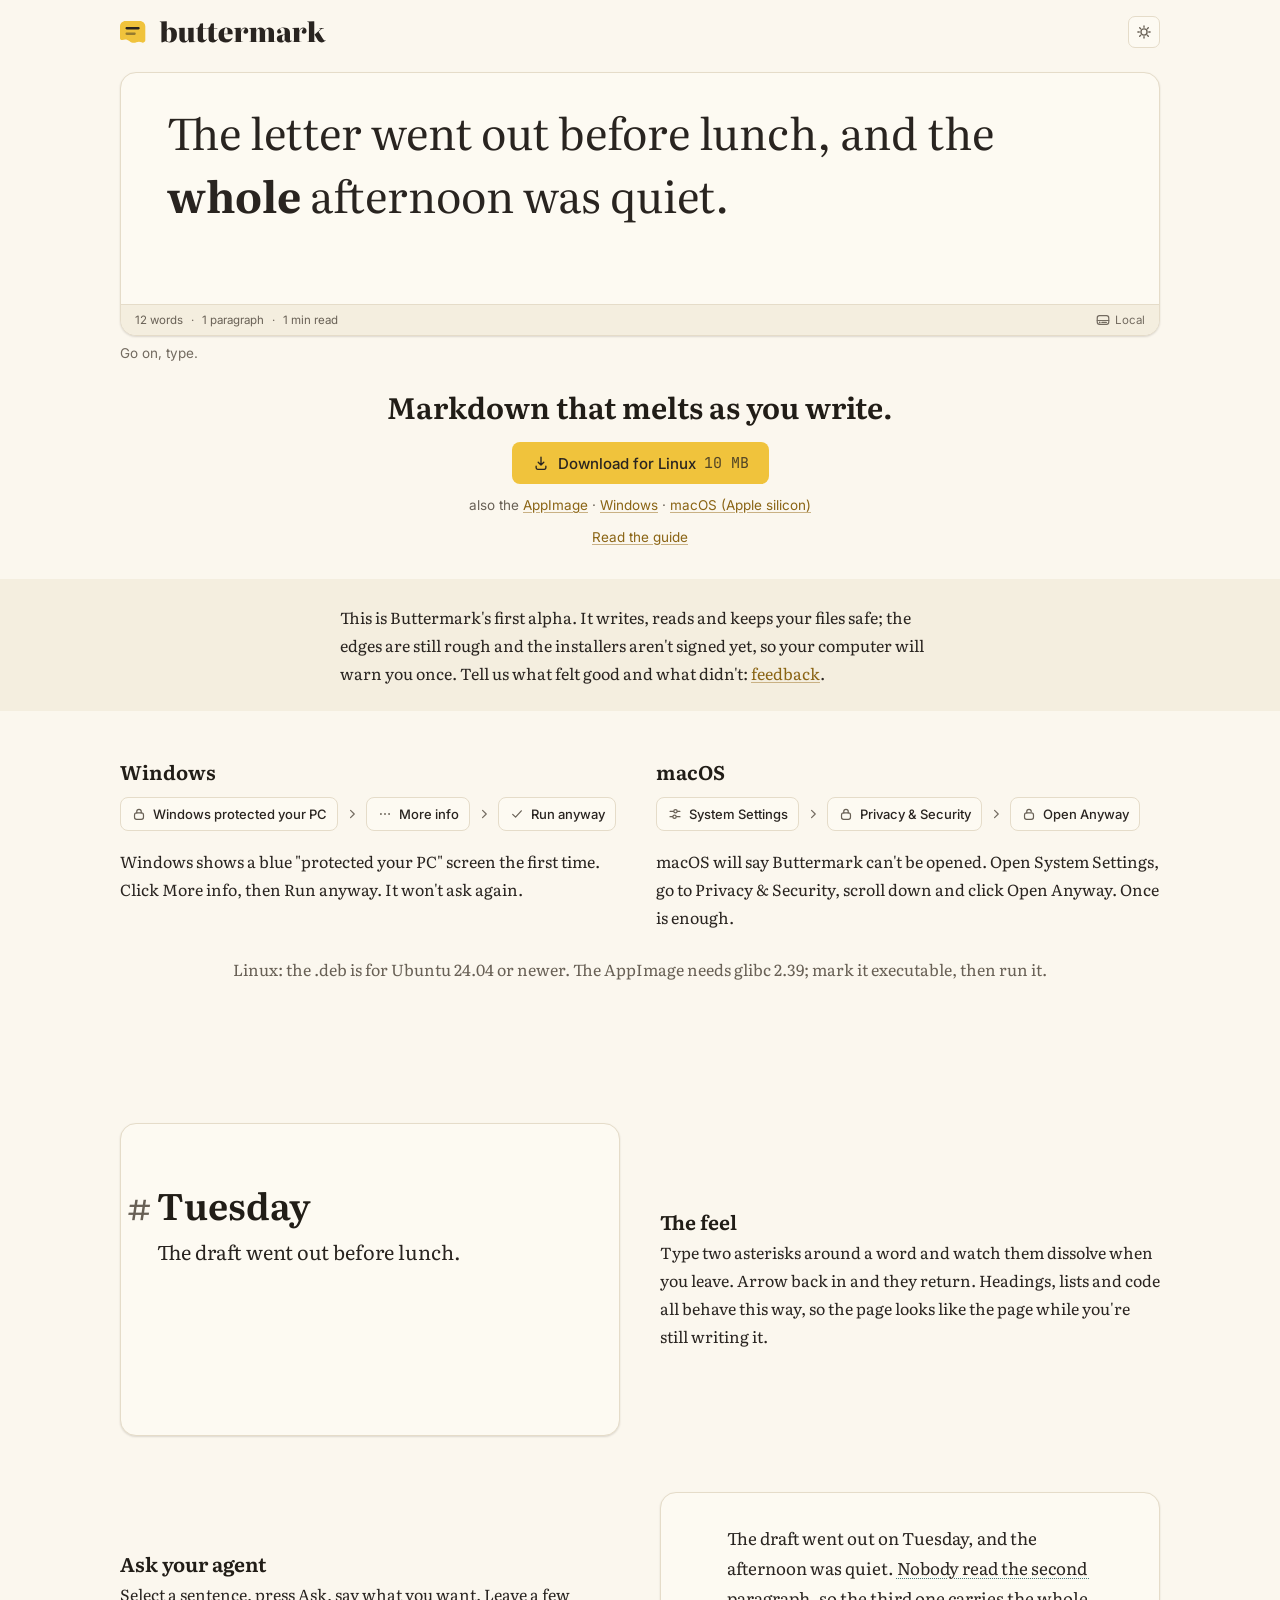
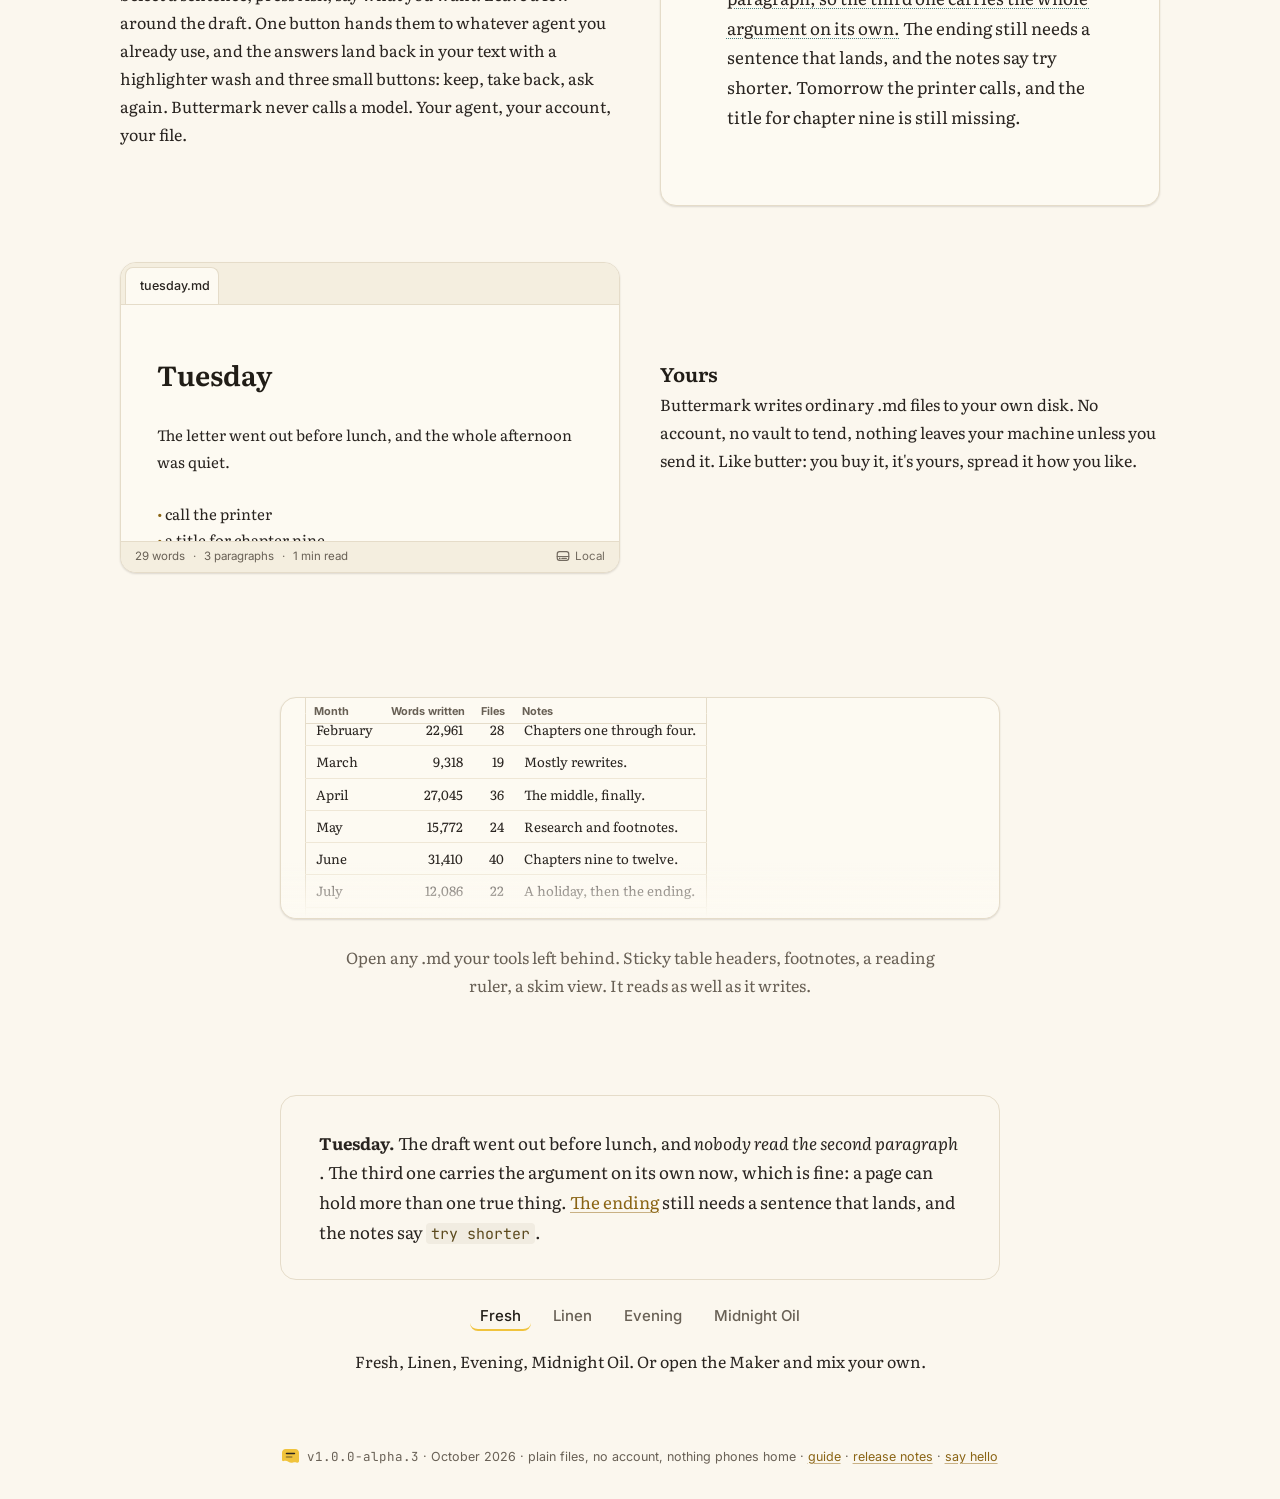
<file: index.html>
<!doctype html>
<html lang="en">
<head>
<meta charset="utf-8">
<meta name="viewport" content="width=device-width, initial-scale=1">
<meta name="color-scheme" content="light dark">
<meta name="robots" content="noindex, nofollow">
<title>Buttermark</title>
<link rel="icon" type="image/svg+xml" href="assets/buttermark-icon.svg">
<meta name="description" content="Markdown that melts as you write. A desktop markdown editor for Windows, macOS and Linux. Plain files on your own disk, no account.">
<script>
// A tag bumps this line and nothing else.
const RELEASE = { version: "v1.0.0-alpha.3", date: "October 2026" };
// The page's theme is the reader's choice, Fresh until they make one. Set before paint.
try { document.documentElement.dataset.theme = localStorage.getItem("bm-theme") || "fresh"; } catch (e) { document.documentElement.dataset.theme = "fresh"; }
</script>
<link rel="stylesheet" href="assets/fonts.css">
<link rel="stylesheet" href="assets/tokens.css">
<link rel="stylesheet" href="assets/themes.css">
<style>
/* ---- page ---- */
* { box-sizing: border-box; }
html { background: var(--bm-canvas); }
body {
  margin: 0;
  background: var(--bm-canvas);
  color: var(--bm-ink);
  font: var(--bm-font-size) / var(--bm-line-height) var(--bm-font-serif);
  font-size-adjust: var(--bm-x-height);
  -webkit-font-smoothing: antialiased;
  overflow-x: hidden;
}
h1, h2 { color: var(--bm-ink-heading); font-weight: var(--bm-heading-weight); line-height: var(--bm-heading-line-height); margin: 0; }
h1 { font-size: var(--bm-h1-size); }
h2 { font-size: var(--bm-h3-size); margin-bottom: 0.15em; }
p { margin: 0 0 1em; }
a { color: var(--bm-accent-text); text-decoration: underline; text-decoration-color: var(--bm-link-underline); text-underline-offset: 0.15em; }
a:hover { color: var(--bm-accent-text-hover); }
:focus-visible { outline: 2px solid var(--bm-accent-text); outline-offset: 2px; border-radius: var(--bm-radius-code); }
.ui { font-family: var(--bm-font-ui); font-size-adjust: none; }
.quiet { color: var(--bm-ink-2); }
.bm-icon { width: 18px; height: 18px; stroke-width: var(--bm-icon-stroke); flex: none; }

.wrap { width: min(100% - 2 * var(--bm-space-4), 1040px); margin-inline: auto; }
.measure { max-width: var(--bm-measure); margin-inline: auto; }
section { padding-block: 28px; }
@media (min-width: 720px) { section { padding-block: 48px; } }

/* ---- the top line: the logo and the theme pill, nothing else ---- */
.topbar { display: flex; align-items: center; justify-content: space-between; padding-block: var(--bm-space-4); }
.logo { display: block; height: 22px; width: auto; }
.logo-neg, :root[data-theme="evening"] .logo-pos, :root[data-theme="midnight-oil"] .logo-pos { display: none; }
:root[data-theme="evening"] .logo-neg, :root[data-theme="midnight-oil"] .logo-neg { display: block; }
.pill-wrap { position: relative; }
.pill {
  display: inline-flex; align-items: center; justify-content: center; width: 32px; height: 32px;
  color: var(--bm-ink-2); background: var(--bm-surface-raised); border: 1px solid var(--bm-border); border-radius: var(--bm-radius-md); cursor: pointer; padding: 0;
  transition: background var(--bm-motion-base) var(--bm-ease-out), color var(--bm-motion-base) var(--bm-ease-out);
}
.pill:hover, .pill[aria-expanded="true"] { color: var(--bm-ink); background: var(--bm-surface-chrome); }
.menu {
  position: absolute; right: 0; top: calc(100% + var(--bm-space-1)); min-width: 164px; z-index: 3;
  background: var(--bm-surface-raised); border: 1px solid var(--bm-border); border-radius: var(--bm-radius-2xl); box-shadow: var(--bm-shadow-menu); padding: var(--bm-menu-pad); margin: 0;
}
.menu[hidden] { display: none; }
.menu button {
  display: flex; align-items: center; gap: var(--bm-space-2); width: 100%;
  font: 12.5px / var(--bm-leading-ui) var(--bm-font-ui); color: var(--bm-ink); text-align: left;
  background: none; border: 0; border-radius: var(--bm-radius-md); padding: var(--bm-menu-row-pad); cursor: pointer;
}
.menu button:hover { background: var(--bm-surface-chrome); }
.menu button .bm-icon { width: 16px; height: 16px; margin-left: auto; visibility: hidden; }
.menu button[aria-checked="true"] .bm-icon { visibility: visible; }

/* ---- a live field: the app's editor, no chrome around it ---- */
.card { background: var(--bm-surface-raised); border: 1px solid var(--bm-border); border-radius: var(--bm-radius-card); box-shadow: var(--bm-shadow-raised); overflow: hidden; }
.card:focus-within { box-shadow: var(--bm-shadow-raised), 0 0 0 2px var(--bm-selection); }
.live { --bm-measure: 100%; text-align: left; }
.live .cm-editor { background: transparent; }
.live .cm-editor.cm-focused { outline: none; }
/* a 16:10 frame, the field filling it */
.frame { position: relative; aspect-ratio: 16 / 10; width: 100%; margin: 0; --bm-space-page-y: 6%; --bm-space-page-x: 6%; }
.frame .cm-editor { height: 100%; }
.frame .cm-scroller { overflow: hidden !important; }
/* the status bar, from chrome.css (the DOM is rebuilt in fields.ts over the app's own model) */
.bm-statusbar { display: flex; align-items: stretch; background: var(--bm-surface-chrome); border-top: 1px solid var(--bm-border); font-family: var(--bm-font-ui); font-size: var(--bm-text-status); line-height: var(--bm-leading-ui); color: var(--bm-ink-2); user-select: none; font-size-adjust: none; }
.bm-status-pane { flex: 1 1 0; min-width: 0; display: flex; align-items: center; justify-content: space-between; gap: var(--bm-space-3); padding: var(--bm-statusbar-pad-y) var(--bm-statusbar-pad-x); height: var(--bm-statusbar-h); white-space: nowrap; overflow: hidden; }
.bm-status-group { flex: 0 0 auto; display: flex; align-items: center; gap: var(--bm-space-2); }
.bm-status-item { display: inline-flex; align-items: center; gap: var(--bm-space-2); }
.bm-status-item:first-child > .bm-status-sep { display: none; }
.bm-status-sep { color: var(--bm-ink-3); }
.bm-storage { display: inline-flex; align-items: center; gap: var(--bm-space-1); color: var(--bm-ink-3); }
.bm-storage .bm-icon { width: 16px; height: 16px; }
/* one tab, from chrome.css */
.bm-tabrow { display: flex; align-items: flex-end; background: var(--bm-surface-chrome); border-bottom: 1px solid var(--bm-border); padding: var(--bm-tab-top) var(--bm-tab-strip-pad) 0; font-family: var(--bm-font-ui); font-size-adjust: none; }
.bm-tab { display: flex; align-items: center; min-width: var(--bm-tab-min-width); max-width: var(--bm-tab-max-width); padding: 0 var(--bm-space-2) 0 0; border: 1px solid var(--bm-border); border-bottom: none; border-radius: var(--bm-radius-lg) var(--bm-radius-lg) 0 0; background: var(--bm-surface-raised); color: var(--bm-ink); font-size: var(--bm-text-sm); font-weight: 500; }
.bm-tab-button { display: flex; align-items: center; gap: var(--bm-space-2); min-width: 0; flex: 1 1 auto; padding: var(--bm-tab-pad-y) 0 var(--bm-tab-pad-y) var(--bm-tab-pad-x); border: none; background: transparent; color: inherit; font: inherit; }
.bm-tab-label { min-width: 0; white-space: nowrap; overflow: hidden; text-overflow: ellipsis; }

/* ---- 1 · hero ---- */
.hero { padding-top: var(--bm-space-2); padding-bottom: var(--bm-space-8); text-align: center; }
.hero .live { --bm-font-size: clamp(20px, 3.6vw, 44px); --bm-line-height: 1.35; --bm-space-page-y: 0px; --bm-space-page-x: 0px; padding: calc(var(--bm-font-size) * 0.6) calc(var(--bm-font-size) * 0.9); }
/* three lines of the sentence size, no more */
.hero .cm-editor { height: calc(3 * var(--bm-line-height) * var(--bm-font-size)); }
.hero .cm-scroller { align-items: center !important; overflow: hidden !important; } /* CM pins both with !important */
.hint { margin: var(--bm-space-2) 0 0; font: 13.5px / 1.45 var(--bm-font-ui); font-size-adjust: none; color: var(--bm-ink-3); text-align: left; }
.hero h1 { margin-top: var(--bm-space-6); }
.download { margin-top: var(--bm-space-4); display: flex; flex-direction: column; align-items: center; gap: var(--bm-space-3); }
.button {
  display: inline-flex; align-items: center; gap: var(--bm-space-2);
  font: 500 15px / 1 var(--bm-font-ui); font-size-adjust: none;
  background: var(--bm-butter); color: var(--bm-ink-on-butter);
  border: 0; border-radius: var(--bm-radius-lg); padding: 12px 20px;
  text-decoration: none; cursor: pointer;
  transition: background var(--bm-motion-base) var(--bm-ease-out);
}
.button:hover { background: var(--bm-butter-hover); color: var(--bm-ink-on-butter); }
.button .size { font-family: var(--bm-font-mono); font-weight: 400; opacity: 0.8; }
.also { font: 13.5px / 1.45 var(--bm-font-ui); font-size-adjust: none; color: var(--bm-ink-2); margin: 0; }

/* ---- 2 · alpha strip ---- */
.strip { background: var(--bm-surface-chrome); padding-block: var(--bm-space-6); }
.strip p { margin-block: 0; padding-inline: var(--bm-space-4); }

/* ---- 3 · getting past the warning: a step path each ---- */
.panels { display: grid; gap: var(--bm-space-8); }
@media (min-width: 720px) { .panels { grid-template-columns: 1fr 1fr; } }
.panel p { margin: 0; }
.steps { display: flex; flex-wrap: wrap; align-items: center; gap: 6px; margin: var(--bm-space-3) 0 var(--bm-space-4); }
.step {
  display: inline-flex; align-items: center; gap: 6px;
  font: 500 13px / 1 var(--bm-font-ui); font-size-adjust: none; color: var(--bm-ink);
  background: var(--bm-surface-raised); border: 1px solid var(--bm-border); border-radius: var(--bm-radius-lg); padding: 8px 10px;
}
.step .bm-icon { width: 16px; height: 16px; color: var(--bm-ink-2); }
.join { width: 16px; height: 16px; color: var(--bm-ink-3); stroke-width: var(--bm-icon-stroke); flex: none; }
.linux { margin-top: var(--bm-space-6); text-align: center; }

/* ---- 4 · stories ---- */
.story { display: grid; gap: var(--bm-space-6); align-items: center; padding-block: var(--bm-space-5); }
@media (min-width: 720px) {
  .story { grid-template-columns: 1fr 1fr; gap: var(--bm-space-10); padding-block: 28px; }
  .story:nth-child(even) .card { order: 2; }
}
.story p { margin: 0; }
.melt .frame { --bm-font-size: clamp(16px, 2.2vw, 20px); }
.ask .frame { --bm-font-size: clamp(14px, 1.8vw, 17px); --bm-space-page-x: 12%; } /* room at the margin for the arrival chip */
.yours .frame { --bm-font-size: 15px; aspect-ratio: auto; height: 236px; }
.yours .frame .cm-scroller { overflow: auto !important; scrollbar-width: thin; scrollbar-color: var(--bm-scrollbar-thumb) transparent; } /* the note is longer than the frame; it scrolls */

/* ---- 5 · reader: a real read-mode render, mid-scroll under its pinned header ---- */
.reader .card { max-width: 720px; margin-inline: auto; position: relative; }
.reader .frame { aspect-ratio: auto; height: 220px; --bm-space-page-y: 0px; --bm-space-page-x: 24px; --bm-font-size: 14px; }
.reader .frame .cm-scroller { overflow: auto !important; scrollbar-width: thin; scrollbar-color: var(--bm-scrollbar-thumb) transparent; }
.reader .card::after { content: ""; position: absolute; left: 0; right: 0; bottom: 0; height: 56px; pointer-events: none; background: linear-gradient(to bottom, transparent, var(--bm-surface-raised)); }
.reader p { margin: var(--bm-space-6) auto 0; max-width: var(--bm-measure); text-align: center; color: var(--bm-ink-2); }

/* ---- 6 · themes: one field, re-dressed by the four themes ---- */
.stage {
  max-width: 720px; margin-inline: auto;
  background: var(--bm-canvas); border: 1px solid var(--bm-border); border-radius: var(--bm-radius-card); padding: var(--bm-space-8);
  --bm-font-size: 17px; --bm-space-page-y: 0px; --bm-space-page-x: 0px;
  transition: background-color 640ms var(--bm-ease-out), border-color 640ms var(--bm-ease-out);
}
.stage .cm-editor, .stage .cm-editor * { transition: color 640ms var(--bm-ease-out), background-color 640ms var(--bm-ease-out); }
.names { display: flex; flex-wrap: wrap; justify-content: center; gap: var(--bm-space-2) var(--bm-space-3); margin: var(--bm-space-5) 0 0; padding: 0; list-style: none; }
.name { font: 500 15px / 1 var(--bm-font-ui); font-size-adjust: none; color: var(--bm-ink-2); background: none; border: 0; border-radius: var(--bm-radius-lg); padding: 8px 10px 6px; cursor: pointer; border-bottom: 2px solid transparent; transition: color var(--bm-motion-base) var(--bm-ease-out), border-color var(--bm-motion-base) var(--bm-ease-out); }
.name:hover { color: var(--bm-ink-heading); }
.name[aria-current="true"] { color: var(--bm-ink-heading); border-bottom-color: var(--bm-butter); }
.themes p { margin: var(--bm-space-4) auto 0; max-width: var(--bm-measure); text-align: center; }

/* ---- 7 · footer ---- */
footer { padding: var(--bm-space-6) 0 var(--bm-space-8); text-align: center; font: 12.5px / 1.6 var(--bm-font-ui); font-size-adjust: none; color: var(--bm-ink-2); }
footer .v { font-family: var(--bm-font-mono); }
footer .mark { height: 14px; width: auto; vertical-align: -2px; margin-right: var(--bm-space-2); }

/* ---- motion: sections rise 8px and fade in, once ---- */
.js .rise { opacity: 0; transform: translateY(8px); transition: opacity 200ms var(--bm-ease-out), transform 200ms var(--bm-ease-out); }
.js .rise.in { opacity: 1; transform: none; }

@media (prefers-reduced-motion: reduce) {
  .js .rise { opacity: 1; transform: none; transition: none; }
  .stage, .stage .cm-editor, .stage .cm-editor *, .name, .pill, .button { transition: none; }
}
@media (max-width: 719px) {
  .hero .cm-editor { height: calc(4 * var(--bm-line-height) * var(--bm-font-size)); } /* the sentence wraps to three at phone width; one line of air */
}
</style>
</head>
<body class="no-js">
<script>document.body.className = "js";</script>

<!-- the symbols this page uses, copied verbatim from design/system/assets/icons.svg -->
<svg xmlns="http://www.w3.org/2000/svg" style="display:none">
<symbol id="bm-download" viewBox="0 0 20 20"><g fill="none" stroke="currentColor" stroke-linecap="round" stroke-linejoin="round"><path d="M10 3.4v8.8m0 0-3.1-3.1M10 12.2l3.1-3.1"></path><path d="M4.6 13.6v1.8a1.6 1.6 0 0 0 1.6 1.6h7.6a1.6 1.6 0 0 0 1.6-1.6v-1.8"></path></g></symbol>
<symbol id="bm-check" viewBox="0 0 20 20"><g fill="none" stroke="currentColor" stroke-linecap="round" stroke-linejoin="round"><path d="M4.6 10.4l3.6 3.6 7.2-8"></path></g></symbol>
<symbol id="bm-close" viewBox="0 0 20 20"><g fill="none" stroke="currentColor" stroke-linecap="round" stroke-linejoin="round"><path d="M5.6 5.6l8.8 8.8M14.4 5.6l-8.8 8.8"></path></g></symbol>
<symbol id="bm-edit" viewBox="0 0 20 20"><g fill="none" stroke="currentColor" stroke-linecap="round" stroke-linejoin="round"><path d="M4.4 15.6l.8-3.4L13.4 4a1.6 1.6 0 0 1 2.3 0l.3.3a1.6 1.6 0 0 1 0 2.3L7.8 14.8l-3.4.8z"></path><path d="M12.2 5.2l2.6 2.6"></path></g></symbol>
<symbol id="bm-local-storage" viewBox="0 0 20 20"><g fill="none" stroke="currentColor" stroke-linecap="round" stroke-linejoin="round"><rect x="2.8" y="4.6" width="14.4" height="10.8" rx="2.8"></rect><path d="M2.8 10.6h14.4"></path><circle cx="5.9" cy="13" r="1.05" fill="currentColor" stroke="none"></circle><path d="M8.6 13h5.6"></path></g></symbol>
<symbol id="bm-lock" viewBox="0 0 20 20"><g fill="none" stroke="currentColor" stroke-linecap="round" stroke-linejoin="round"><rect x="4.4" y="8.6" width="11.2" height="8" rx="2.6"></rect><path d="M7.2 8.6V7a2.8 2.8 0 0 1 5.6 0v1.6"></path></g></symbol>
<symbol id="bm-unlock" viewBox="0 0 20 20"><g fill="none" stroke="currentColor" stroke-linecap="round" stroke-linejoin="round"><rect x="4.4" y="8.6" width="11.2" height="8" rx="2.6"></rect><path d="M7.2 8.6V7a2.8 2.8 0 0 1 5.6 0"></path></g></symbol>
<symbol id="bm-settings" viewBox="0 0 20 20"><g fill="none" stroke="currentColor" stroke-linecap="round" stroke-linejoin="round"><path d="M3.8 6.6h4.4M13 6.6h3.2M3.8 13.4h3.2M12 13.4h4.2"></path><circle cx="10.6" cy="6.6" r="2.1"></circle><circle cx="9.4" cy="13.4" r="2.1"></circle></g></symbol>
<symbol id="bm-more" viewBox="0 0 20 20"><g fill="none" stroke="currentColor" stroke-linecap="round" stroke-linejoin="round"><circle cx="4.9" cy="10" r="1.15" fill="currentColor" stroke="none"></circle><circle cx="10" cy="10" r="1.15" fill="currentColor" stroke="none"></circle><circle cx="15.1" cy="10" r="1.15" fill="currentColor" stroke="none"></circle></g></symbol>
<symbol id="bm-chevron" viewBox="0 0 20 20"><g fill="none" stroke="currentColor" stroke-linecap="round" stroke-linejoin="round"><path d="M8.2 5.4l4.6 4.6-4.6 4.6"></path></g></symbol>
<symbol id="bm-theme-light" viewBox="0 0 20 20"><g fill="none" stroke="currentColor" stroke-linecap="round" stroke-linejoin="round"><circle cx="10" cy="10" r="3.4"></circle><path d="M10 3.2v1.5M10 15.3v1.5M3.2 10h1.5M15.3 10h1.5M5.2 5.2l1.1 1.1M13.7 13.7l1.1 1.1M14.8 5.2l-1.1 1.1M6.3 13.7l-1.1 1.1"></path></g></symbol>
<symbol id="bm-theme-dark" viewBox="0 0 20 20"><g fill="none" stroke="currentColor" stroke-linecap="round" stroke-linejoin="round"><path d="M15.6 12.3A6.3 6.3 0 0 1 7.7 4.4a6.5 6.5 0 1 0 7.9 7.9z"></path></g></symbol>
</svg>

<header class="topbar wrap">
  <a href="./" aria-label="Buttermark"><img class="logo logo-pos" src="assets/buttermark-logo.svg" alt="Buttermark" width="749" height="80"><img class="logo logo-neg" src="assets/buttermark-logo-negative.svg" alt="Buttermark" width="749" height="80"></a>
  <div class="pill-wrap">
    <button class="pill" id="pill" type="button" aria-haspopup="menu" aria-expanded="false" aria-label="Theme"><svg class="bm-icon" aria-hidden="true"><use id="pill-icon" href="#bm-theme-light"/></svg></button>
    <div class="menu" id="theme-menu" role="menu" aria-label="Theme" hidden>
      <button type="button" role="menuitemradio" aria-checked="false" data-theme="fresh">Fresh<svg class="bm-icon" aria-hidden="true"><use href="#bm-check"/></svg></button>
      <button type="button" role="menuitemradio" aria-checked="false" data-theme="linen">Linen<svg class="bm-icon" aria-hidden="true"><use href="#bm-check"/></svg></button>
      <button type="button" role="menuitemradio" aria-checked="false" data-theme="evening">Evening<svg class="bm-icon" aria-hidden="true"><use href="#bm-check"/></svg></button>
      <button type="button" role="menuitemradio" aria-checked="false" data-theme="midnight-oil">Midnight Oil<svg class="bm-icon" aria-hidden="true"><use href="#bm-check"/></svg></button>
    </div>
  </div>
</header>

<main>

<!-- 1 · hero: the app's field and its status bar -->
<section class="hero wrap">
  <div class="card">
    <div class="live" id="hero-field" aria-label="A Buttermark field. Go on, type."></div>
    <div class="bm-statusbar" id="hero-status"></div>
  </div>
  <p class="hint">Go on, type.</p>
  <h1>Markdown that melts as you write.</h1>
  <div class="download">
    <a class="button" id="dl" href="https://github.com/buttermark/releases/releases/latest/download/Buttermark-windows-setup.exe"><svg class="bm-icon" aria-hidden="true"><use href="#bm-download"/></svg><span id="dl-label">Download for Windows</span><span class="size" id="dl-size">6.5 MB</span></a>
    <p class="also" id="also">also for <a href="https://github.com/buttermark/releases/releases/latest/download/Buttermark-macos-arm64.dmg">macOS (Apple silicon)</a> · Linux (<a href="https://github.com/buttermark/releases/releases/latest/download/Buttermark-linux-amd64.deb">.deb</a> · <a href="https://github.com/buttermark/releases/releases/latest/download/Buttermark-linux-amd64.AppImage">AppImage</a>)</p>
    <p class="also"><a href="guide/">Read the guide</a></p>
  </div>
</section>

<!-- 2 · alpha strip -->
<div class="strip">
  <p class="measure">This is Buttermark's first alpha. It writes, reads and keeps your files safe; the edges are still rough and the installers aren't signed yet, so your computer will warn you once. Tell us what felt good and what didn't: <a href="mailto:contact@buttermark.app">feedback</a>.</p>
</div>

<!-- 3 · getting past the warning -->
<section class="wrap rise">
  <div class="panels">
    <div class="panel">
      <h2>Windows</h2>
      <div class="steps">
        <span class="step"><svg class="bm-icon" aria-hidden="true"><use href="#bm-lock"/></svg>Windows protected your PC</span>
        <svg class="join" aria-hidden="true"><use href="#bm-chevron"/></svg>
        <span class="step"><svg class="bm-icon" aria-hidden="true"><use href="#bm-more"/></svg>More info</span>
        <svg class="join" aria-hidden="true"><use href="#bm-chevron"/></svg>
        <span class="step"><svg class="bm-icon" aria-hidden="true"><use href="#bm-check"/></svg>Run anyway</span>
      </div>
      <p>Windows shows a blue "protected your PC" screen the first time. Click More info, then Run anyway. It won't ask again.</p>
    </div>
    <div class="panel">
      <h2>macOS</h2>
      <div class="steps">
        <span class="step"><svg class="bm-icon" aria-hidden="true"><use href="#bm-settings"/></svg>System Settings</span>
        <svg class="join" aria-hidden="true"><use href="#bm-chevron"/></svg>
        <span class="step"><svg class="bm-icon" aria-hidden="true"><use href="#bm-lock"/></svg>Privacy &amp; Security</span>
        <svg class="join" aria-hidden="true"><use href="#bm-chevron"/></svg>
        <span class="step"><svg class="bm-icon" aria-hidden="true"><use href="#bm-unlock"/></svg>Open Anyway</span>
      </div>
      <p>macOS will say Buttermark can't be opened. Open System Settings, go to Privacy &amp; Security, scroll down and click Open Anyway. Once is enough.</p>
    </div>
  </div>
  <p class="linux quiet">Linux: the .deb is for Ubuntu 24.04 or newer. The AppImage needs glibc 2.39; mark it executable, then run it.</p>
</section>

<!-- 4 · three stories, each a live field -->
<section class="wrap">
  <div class="story melt rise">
    <div class="card"><div class="frame live" id="melt-field" aria-label="A Buttermark field with a heading"></div></div>
    <div>
      <h2>The feel</h2>
      <p>Type two asterisks around a word and watch them dissolve when you leave. Arrow back in and they return. Headings, lists and code all behave this way, so the page looks like the page while you're still writing it.</p>
    </div>
  </div>

  <div class="story ask rise">
    <div class="card"><div class="frame live" id="ask-field" aria-label="A Buttermark field with an ask and its answer"></div></div>
    <div>
      <h2>Ask your agent</h2>
      <p>Select a sentence, press Ask, say what you want. Leave a few around the draft. One button hands them to whatever agent you already use, and the answers land back in your text with a highlighter wash and three small buttons: keep, take back, ask again. Buttermark never calls a model. Your agent, your account, your file.</p>
    </div>
  </div>

  <div class="story yours rise">
    <div class="card">
      <div class="bm-tabrow"><div class="bm-tab"><span class="bm-tab-button"><span class="bm-tab-label">tuesday.md</span></span></div></div>
      <div class="frame live" id="yours-field" aria-label="A Buttermark field with a short note"></div>
      <div class="bm-statusbar" id="yours-status"></div>
    </div>
    <div>
      <h2>Yours</h2>
      <p>Buttermark writes ordinary .md files to your own disk. No account, no vault to tend, nothing leaves your machine unless you send it. Like butter: you buy it, it's yours, spread it how you like.</p>
    </div>
  </div>
</section>

<!-- 5 · reader line -->
<section class="reader wrap rise">
  <div class="card"><div class="frame live" id="reader-field" aria-label="A table in read mode; its header stays pinned while it scrolls"></div></div>
  <p>Open any .md your tools left behind. Sticky table headers, footnotes, a reading ruler, a skim view. It reads as well as it writes.</p>
</section>

<!-- 6 · themes row -->
<section class="themes wrap rise">
  <div class="stage live" id="stage"><div id="themes-field" aria-label="A paragraph in a Buttermark field, dressed by each theme in turn"></div></div>
  <ol class="names" id="names">
    <li><button class="name" type="button" data-theme="fresh">Fresh</button></li><li><button class="name" type="button" data-theme="linen">Linen</button></li><li><button class="name" type="button" data-theme="evening">Evening</button></li><li><button class="name" type="button" data-theme="midnight-oil">Midnight Oil</button></li>
  </ol>
  <p>Fresh, Linen, Evening, Midnight Oil. Or open the Maker and mix your own.</p>
</section>

</main>

<!-- 7 · footer -->
<footer class="wrap">
  <img class="mark" src="assets/buttermark-icon.svg" alt="" width="92" height="80"><span class="v" id="rel-version"></span> · <span id="rel-date"></span> · plain files, no account, nothing phones home · <a href="guide/">guide</a> · <a id="rel-notes" href="https://github.com/buttermark/releases/releases/latest">release notes</a> · <a href="mailto:contact@buttermark.app">say hello</a>
</footer>

<script>
// Footer: one constant, three slots.
document.getElementById("rel-version").textContent = RELEASE.version;
document.getElementById("rel-date").textContent = RELEASE.date;
document.getElementById("rel-notes").href = "https://github.com/buttermark/releases/releases/tag/" + RELEASE.version;

// The download button names the reader's OS; the others stay beneath.
// Linux: the .deb is primary, the AppImage the fallback (no size shown).
(function () {
  var base = "https://github.com/buttermark/releases/releases/latest/download/";
  var link = function (file, text) { return '<a href="' + base + file + '">' + text + "</a>"; };
  var os = {
    windows: { name: "Windows", file: "Buttermark-windows-setup.exe", size: "6.5 MB", also: link("Buttermark-windows-setup.exe", "Windows") },
    macos:   { name: "macOS (Apple silicon)", file: "Buttermark-macos-arm64.dmg", size: "8 MB", also: link("Buttermark-macos-arm64.dmg", "macOS (Apple silicon)") },
    linux:   { name: "Linux", file: "Buttermark-linux-amd64.deb", size: "10 MB", also: "Linux (" + link("Buttermark-linux-amd64.deb", ".deb") + " · " + link("Buttermark-linux-amd64.AppImage", "AppImage") + ")" }
  };
  var p = ((navigator.userAgentData && navigator.userAgentData.platform) || navigator.platform || "").toLowerCase();
  var mine = p.indexOf("mac") === 0 ? "macos" : p.indexOf("linux") === 0 ? "linux" : "windows";
  document.getElementById("dl").href = base + os[mine].file;
  document.getElementById("dl-label").textContent = "Download for " + os[mine].name;
  document.getElementById("dl-size").textContent = os[mine].size;
  var others = Object.keys(os).filter(function (k) { return k !== mine; }).map(function (k) { return os[k].also; });
  document.getElementById("also").innerHTML = mine === "linux"
    ? "also the " + link("Buttermark-linux-amd64.AppImage", "AppImage") + " · " + others.join(" · ")
    : "also for " + others.join(" · ");
})();

// ONE theme state: the pill, the names under the themes row and the page
// itself all read and write it. The row's field is re-dressed on its own
// clock until someone chooses; a choice dresses the whole page and holds
// the row there.
(function () {
  var THEMES = ["fresh", "linen", "evening", "midnight-oil"];
  var DARK = { evening: true, "midnight-oil": true };
  var html = document.documentElement;
  var stage = document.getElementById("stage");
  var names = document.querySelectorAll("#names .name"), items = document.querySelectorAll("#theme-menu [data-theme]");
  var pill = document.getElementById("pill"), menu = document.getElementById("theme-menu"), icon = document.getElementById("pill-icon");
  var cur = -1, timer = null, held = false;

  function show(i) {
    if (cur >= 0) names[cur].removeAttribute("aria-current");
    cur = i;
    stage.className = "stage live t-" + THEMES[i];
    names[cur].setAttribute("aria-current", "true");
  }
  function start() { if (!held && !timer && !matchMedia("(prefers-reduced-motion: reduce)").matches) timer = setInterval(function () { show((cur + 1) % 4); }, 4000); }
  function stop() { clearInterval(timer); timer = null; }

  function setTheme(id) {
    html.dataset.theme = id;
    try { localStorage.setItem("bm-theme", id); } catch (e) {}
    icon.setAttribute("href", DARK[id] ? "#bm-theme-dark" : "#bm-theme-light");
    items.forEach(function (b) { b.setAttribute("aria-checked", String(b.dataset.theme === id)); });
    held = true; stop(); show(THEMES.indexOf(id));
  }

  // first paint: the page's theme is where the row starts
  var initial = THEMES.indexOf(html.dataset.theme); if (initial < 0) initial = 0;
  show(initial);
  icon.setAttribute("href", DARK[THEMES[initial]] ? "#bm-theme-dark" : "#bm-theme-light");
  items.forEach(function (b) { b.setAttribute("aria-checked", String(b.dataset.theme === THEMES[initial])); });

  names.forEach(function (b) { b.addEventListener("click", function () { setTheme(b.dataset.theme); }); });
  stage.addEventListener("mouseenter", stop);
  stage.addEventListener("mouseleave", start);
  start();

  // the pill's menu
  function open(on) { menu.hidden = !on; pill.setAttribute("aria-expanded", String(on)); if (on) items[0].focus(); }
  pill.addEventListener("click", function () { open(menu.hidden); });
  items.forEach(function (b) { b.addEventListener("click", function () { setTheme(b.dataset.theme); open(false); pill.focus(); }); });
  document.addEventListener("keydown", function (e) { if (e.key === "Escape" && !menu.hidden) { open(false); pill.focus(); } });
  document.addEventListener("click", function (e) { if (!menu.hidden && !menu.contains(e.target) && e.target !== pill && !pill.contains(e.target)) open(false); });
})();

// Sections rise once on first scroll into view.
(function () {
  var items = document.querySelectorAll(".rise");
  if (!("IntersectionObserver" in window)) { items.forEach(function (el) { el.classList.add("in"); }); return; }
  var io = new IntersectionObserver(function (entries) {
    entries.forEach(function (e) { if (e.isIntersecting) { e.target.classList.add("in"); io.unobserve(e.target); } });
  }, { threshold: 0.2 });
  items.forEach(function (el) { io.observe(el); });
})();
</script>
<script src="assets/editor.js"></script>
</body>
</html>
</file>
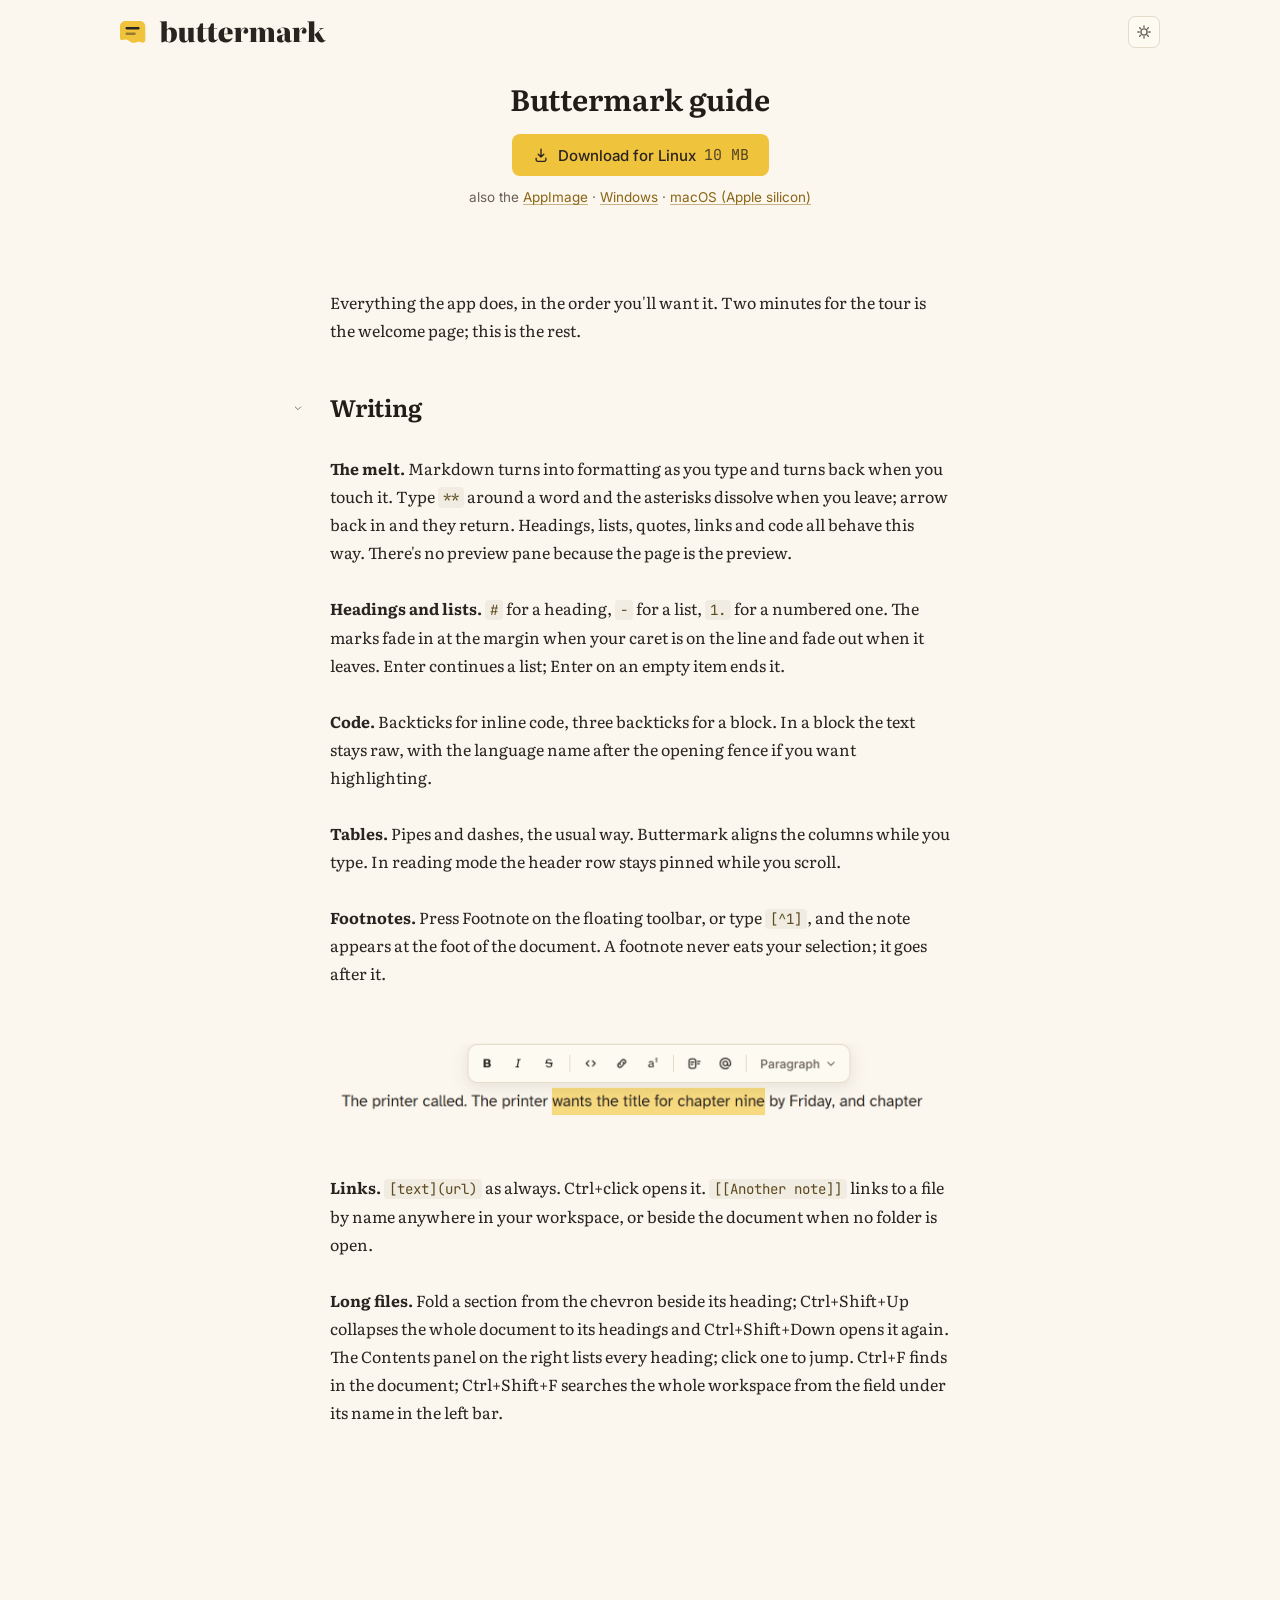
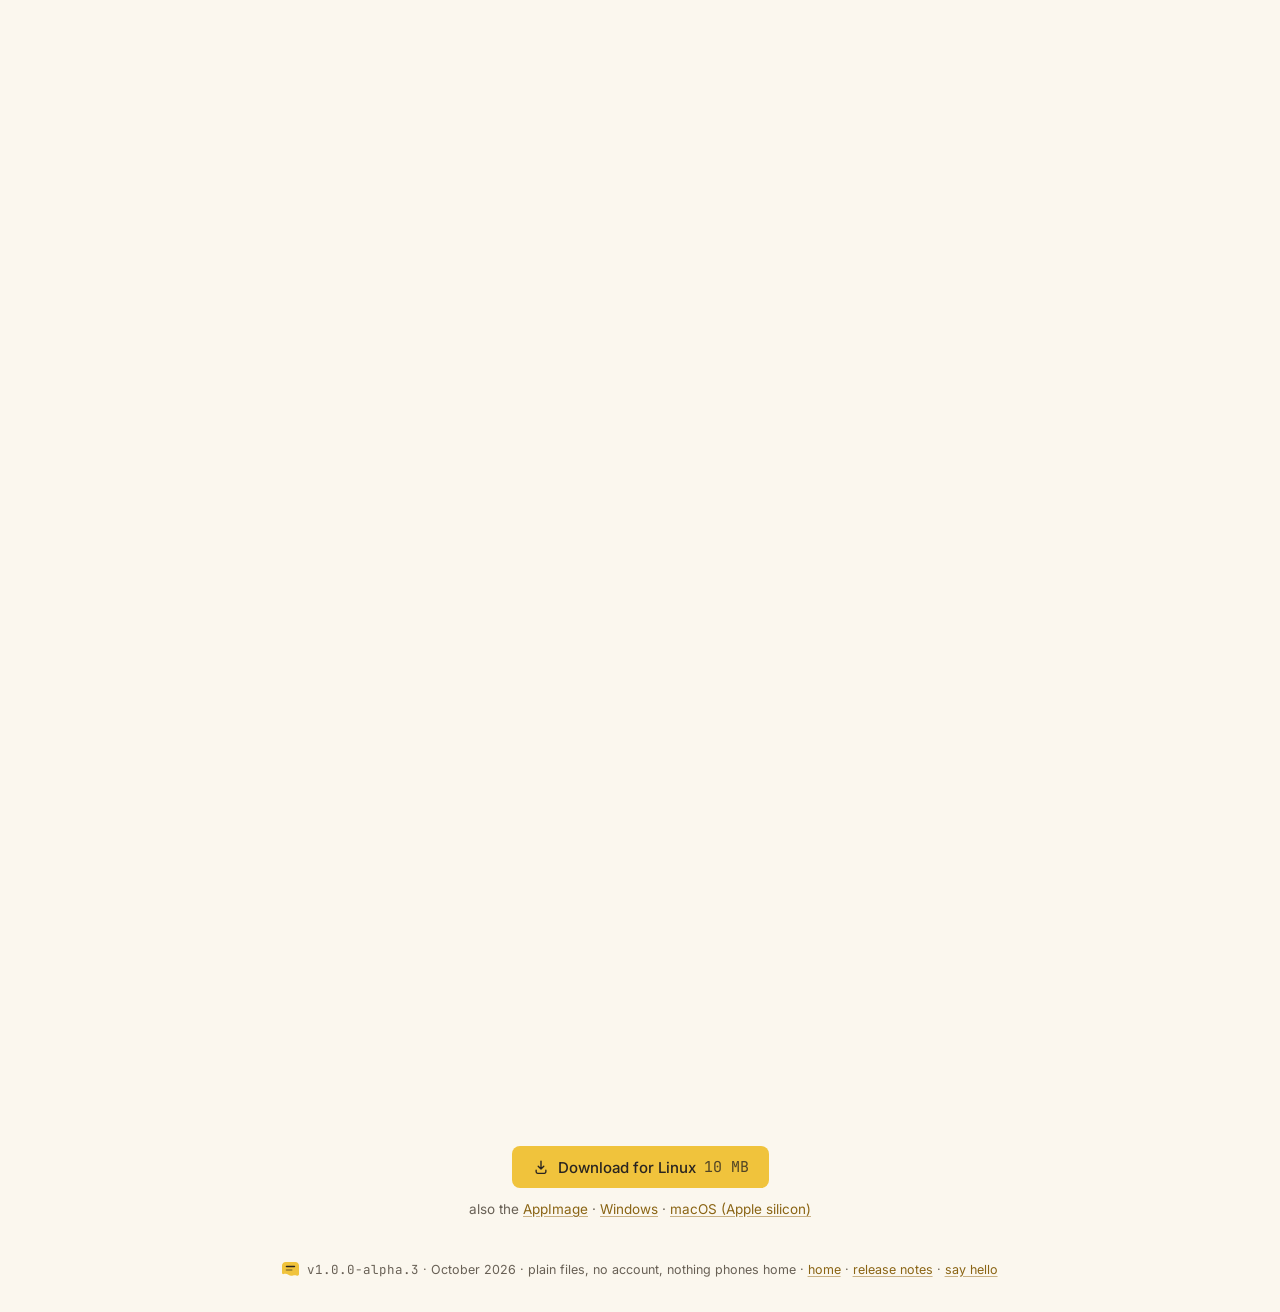
<file: guide/index.html>
<!doctype html>
<html lang="en">
<head>
<meta charset="utf-8">
<meta name="viewport" content="width=device-width, initial-scale=1">
<meta name="color-scheme" content="light dark">
<meta name="robots" content="noindex, nofollow">
<title>Buttermark guide</title>
<link rel="icon" type="image/svg+xml" href="../assets/buttermark-icon.svg">
<meta name="description" content="Everything Buttermark does, in the order you'll want it: writing, reading, asking your agent, notes, themes, workspaces, settings, keyboard, files.">
<script>
// A tag bumps this line and nothing else.
const RELEASE = { version: "v1.0.0-alpha.3", date: "October 2026" };
// The page's theme is the reader's choice, Fresh until they make one. Set before paint.
try { document.documentElement.dataset.theme = localStorage.getItem("bm-theme") || "fresh"; } catch (e) { document.documentElement.dataset.theme = "fresh"; }
</script>
<link rel="stylesheet" href="../assets/fonts.css">
<link rel="stylesheet" href="../assets/tokens.css">
<link rel="stylesheet" href="../assets/themes.css">
<style>
/* ---- page: the landing page's bones, one column ---- */
* { box-sizing: border-box; }
html { background: var(--bm-canvas); }
body {
  margin: 0;
  background: var(--bm-canvas);
  color: var(--bm-ink);
  font: var(--bm-font-size) / var(--bm-line-height) var(--bm-font-serif);
  font-size-adjust: var(--bm-x-height);
  -webkit-font-smoothing: antialiased;
  overflow-x: hidden;
}
h1 { color: var(--bm-ink-heading); font-weight: var(--bm-heading-weight); line-height: var(--bm-heading-line-height); margin: 0; font-size: var(--bm-h1-size); }
a { color: var(--bm-accent-text); text-decoration: underline; text-decoration-color: var(--bm-link-underline); text-underline-offset: 0.15em; }
a:hover { color: var(--bm-accent-text-hover); }
:focus-visible { outline: 2px solid var(--bm-accent-text); outline-offset: 2px; border-radius: var(--bm-radius-code); }
.bm-icon { width: 18px; height: 18px; stroke-width: var(--bm-icon-stroke); flex: none; }
.wrap { width: min(100% - 2 * var(--bm-space-4), 1040px); margin-inline: auto; }

/* ---- the top line: the logo and the theme pill ---- */
.topbar { display: flex; align-items: center; justify-content: space-between; padding-block: var(--bm-space-4); }
.logo { display: block; height: 22px; width: auto; }
.logo-neg, :root[data-theme="evening"] .logo-pos, :root[data-theme="midnight-oil"] .logo-pos { display: none; }
:root[data-theme="evening"] .logo-neg, :root[data-theme="midnight-oil"] .logo-neg { display: block; }
.pill-wrap { position: relative; }
.pill {
  display: inline-flex; align-items: center; justify-content: center; width: 32px; height: 32px;
  color: var(--bm-ink-2); background: var(--bm-surface-raised); border: 1px solid var(--bm-border); border-radius: var(--bm-radius-md); cursor: pointer; padding: 0;
  transition: background var(--bm-motion-base) var(--bm-ease-out), color var(--bm-motion-base) var(--bm-ease-out);
}
.pill:hover, .pill[aria-expanded="true"] { color: var(--bm-ink); background: var(--bm-surface-chrome); }
.menu {
  position: absolute; right: 0; top: calc(100% + var(--bm-space-1)); min-width: 164px; z-index: 3;
  background: var(--bm-surface-raised); border: 1px solid var(--bm-border); border-radius: var(--bm-radius-2xl); box-shadow: var(--bm-shadow-menu); padding: var(--bm-menu-pad); margin: 0;
}
.menu[hidden] { display: none; }
.menu button {
  display: flex; align-items: center; gap: var(--bm-space-2); width: 100%;
  font: 12.5px / var(--bm-leading-ui) var(--bm-font-ui); color: var(--bm-ink); text-align: left;
  background: none; border: 0; border-radius: var(--bm-radius-md); padding: var(--bm-menu-row-pad); cursor: pointer;
}
.menu button:hover { background: var(--bm-surface-chrome); }
.menu button .bm-icon { width: 16px; height: 16px; margin-left: auto; visibility: hidden; }
.menu button[aria-checked="true"] .bm-icon { visibility: visible; }

/* ---- the title and the two download buttons ---- */
.head { padding-block: var(--bm-space-4) var(--bm-space-6); text-align: center; }
.download { margin-top: var(--bm-space-4); display: flex; flex-direction: column; align-items: center; gap: var(--bm-space-3); }
.button {
  display: inline-flex; align-items: center; gap: var(--bm-space-2);
  font: 500 15px / 1 var(--bm-font-ui); font-size-adjust: none;
  background: var(--bm-butter); color: var(--bm-ink-on-butter);
  border: 0; border-radius: var(--bm-radius-lg); padding: 12px 20px;
  text-decoration: none; cursor: pointer;
  transition: background var(--bm-motion-base) var(--bm-ease-out);
}
.button:hover { background: var(--bm-butter-hover); color: var(--bm-ink-on-butter); }
.button .size { font-family: var(--bm-font-mono); font-weight: 400; opacity: 0.8; }
.also { font: 13.5px / 1.45 var(--bm-font-ui); font-size-adjust: none; color: var(--bm-ink-2); margin: 0; }
.tail { padding-block: var(--bm-space-6) var(--bm-space-4); text-align: center; }

/* ---- the guide: the app's own read mode, the page as its scroller ---- */
.guide { text-align: left; }
.guide .cm-editor { background: transparent; height: auto; }
.guide .cm-editor.cm-focused { outline: none; }
/* no inner scroll: the window scrolls, so a pinned table header sticks to the viewport */
.guide .cm-scroller { overflow: visible !important; }
.guide img { max-width: 100%; height: auto; }

/* ---- footer ---- */
footer { padding: var(--bm-space-6) 0 var(--bm-space-8); text-align: center; font: 12.5px / 1.6 var(--bm-font-ui); font-size-adjust: none; color: var(--bm-ink-2); }
footer .v { font-family: var(--bm-font-mono); }
footer .mark { height: 14px; width: auto; vertical-align: -2px; margin-right: var(--bm-space-2); }

@media (prefers-reduced-motion: reduce) { .pill, .button { transition: none; } }
</style>
</head>
<body>

<!-- the symbols this page uses, copied verbatim from design/system/assets/icons.svg -->
<svg xmlns="http://www.w3.org/2000/svg" style="display:none">
<symbol id="bm-download" viewBox="0 0 20 20"><g fill="none" stroke="currentColor" stroke-linecap="round" stroke-linejoin="round"><path d="M10 3.4v8.8m0 0-3.1-3.1M10 12.2l3.1-3.1"></path><path d="M4.6 13.6v1.8a1.6 1.6 0 0 0 1.6 1.6h7.6a1.6 1.6 0 0 0 1.6-1.6v-1.8"></path></g></symbol>
<symbol id="bm-check" viewBox="0 0 20 20"><g fill="none" stroke="currentColor" stroke-linecap="round" stroke-linejoin="round"><path d="M4.6 10.4l3.6 3.6 7.2-8"></path></g></symbol>
<symbol id="bm-theme-light" viewBox="0 0 20 20"><g fill="none" stroke="currentColor" stroke-linecap="round" stroke-linejoin="round"><circle cx="10" cy="10" r="3.4"></circle><path d="M10 3.2v1.5M10 15.3v1.5M3.2 10h1.5M15.3 10h1.5M5.2 5.2l1.1 1.1M13.7 13.7l1.1 1.1M14.8 5.2l-1.1 1.1M6.3 13.7l-1.1 1.1"></path></g></symbol>
<symbol id="bm-theme-dark" viewBox="0 0 20 20"><g fill="none" stroke="currentColor" stroke-linecap="round" stroke-linejoin="round"><path d="M15.6 12.3A6.3 6.3 0 0 1 7.7 4.4a6.5 6.5 0 1 0 7.9 7.9z"></path></g></symbol>
</svg>

<header class="topbar wrap">
  <a href="../" aria-label="Buttermark"><img class="logo logo-pos" src="../assets/buttermark-logo.svg" alt="Buttermark" width="749" height="80"><img class="logo logo-neg" src="../assets/buttermark-logo-negative.svg" alt="Buttermark" width="749" height="80"></a>
  <div class="pill-wrap">
    <button class="pill" id="pill" type="button" aria-haspopup="menu" aria-expanded="false" aria-label="Theme"><svg class="bm-icon" aria-hidden="true"><use id="pill-icon" href="#bm-theme-light"/></svg></button>
    <div class="menu" id="theme-menu" role="menu" aria-label="Theme" hidden>
      <button type="button" role="menuitemradio" aria-checked="false" data-theme="fresh">Fresh<svg class="bm-icon" aria-hidden="true"><use href="#bm-check"/></svg></button>
      <button type="button" role="menuitemradio" aria-checked="false" data-theme="linen">Linen<svg class="bm-icon" aria-hidden="true"><use href="#bm-check"/></svg></button>
      <button type="button" role="menuitemradio" aria-checked="false" data-theme="evening">Evening<svg class="bm-icon" aria-hidden="true"><use href="#bm-check"/></svg></button>
      <button type="button" role="menuitemradio" aria-checked="false" data-theme="midnight-oil">Midnight Oil<svg class="bm-icon" aria-hidden="true"><use href="#bm-check"/></svg></button>
    </div>
  </div>
</header>

<main class="wrap">
  <div class="head">
    <h1>Buttermark guide</h1>
    <div class="download" data-download></div>
  </div>

  <!-- docs/guide.md, the same file the app opens from Help › Guide, in the app's read mode -->
  <div class="guide" id="guide-field" aria-label="The Buttermark guide"></div>

  <div class="tail">
    <div class="download" data-download></div>
  </div>
</main>

<footer class="wrap">
  <img class="mark" src="../assets/buttermark-icon.svg" alt="" width="92" height="80"><span class="v" id="rel-version"></span> · <span id="rel-date"></span> · plain files, no account, nothing phones home · <a href="../">home</a> · <a id="rel-notes" href="https://github.com/buttermark/releases/releases/latest">release notes</a> · <a href="mailto:contact@buttermark.app">say hello</a>
</footer>

<script>
// Footer: one constant, three slots.
document.getElementById("rel-version").textContent = RELEASE.version;
document.getElementById("rel-date").textContent = RELEASE.date;
document.getElementById("rel-notes").href = "https://github.com/buttermark/releases/releases/tag/" + RELEASE.version;

// The download button names the reader's OS; the others stay beneath. Twice: under the title, and at the end.
(function () {
  var base = "https://github.com/buttermark/releases/releases/latest/download/";
  var link = function (file, text) { return '<a href="' + base + file + '">' + text + "</a>"; };
  var os = {
    windows: { name: "Windows", file: "Buttermark-windows-setup.exe", size: "6.5 MB", also: link("Buttermark-windows-setup.exe", "Windows") },
    macos:   { name: "macOS (Apple silicon)", file: "Buttermark-macos-arm64.dmg", size: "8 MB", also: link("Buttermark-macos-arm64.dmg", "macOS (Apple silicon)") },
    linux:   { name: "Linux", file: "Buttermark-linux-amd64.deb", size: "10 MB", also: "Linux (" + link("Buttermark-linux-amd64.deb", ".deb") + " · " + link("Buttermark-linux-amd64.AppImage", "AppImage") + ")" }
  };
  var p = ((navigator.userAgentData && navigator.userAgentData.platform) || navigator.platform || "").toLowerCase();
  var mine = p.indexOf("mac") === 0 ? "macos" : p.indexOf("linux") === 0 ? "linux" : "windows";
  var others = Object.keys(os).filter(function (k) { return k !== mine; }).map(function (k) { return os[k].also; });
  var also = mine === "linux" ? "also the " + link("Buttermark-linux-amd64.AppImage", "AppImage") + " · " + others.join(" · ") : "also for " + others.join(" · ");
  document.querySelectorAll("[data-download]").forEach(function (slot) {
    slot.innerHTML = '<a class="button" href="' + base + os[mine].file + '"><svg class="bm-icon" aria-hidden="true"><use href="#bm-download"/></svg><span>Download for ' + os[mine].name + '</span><span class="size">' + os[mine].size + "</span></a>" +
      '<p class="also">' + also + "</p>";
  });
})();

// The theme pill: the same choice the landing page keeps (localStorage bm-theme).
(function () {
  var DARK = { evening: true, "midnight-oil": true };
  var html = document.documentElement;
  var items = document.querySelectorAll("#theme-menu [data-theme]");
  var pill = document.getElementById("pill"), menu = document.getElementById("theme-menu"), icon = document.getElementById("pill-icon");
  function paint(id) {
    icon.setAttribute("href", DARK[id] ? "#bm-theme-dark" : "#bm-theme-light");
    items.forEach(function (b) { b.setAttribute("aria-checked", String(b.dataset.theme === id)); });
  }
  function setTheme(id) {
    html.dataset.theme = id;
    try { localStorage.setItem("bm-theme", id); } catch (e) {}
    paint(id);
  }
  paint(html.dataset.theme || "fresh");
  function open(on) { menu.hidden = !on; pill.setAttribute("aria-expanded", String(on)); if (on) items[0].focus(); }
  pill.addEventListener("click", function () { open(menu.hidden); });
  items.forEach(function (b) { b.addEventListener("click", function () { setTheme(b.dataset.theme); open(false); pill.focus(); }); });
  document.addEventListener("keydown", function (e) { if (e.key === "Escape" && !menu.hidden) { open(false); pill.focus(); } });
  document.addEventListener("click", function (e) { if (!menu.hidden && !menu.contains(e.target) && e.target !== pill && !pill.contains(e.target)) open(false); });
})();
</script>
<script src="../assets/editor.js"></script>
</body>
</html>
</file>
<file: assets/fonts.css>
/*
 * Copied from packages/tokens/fonts/fonts.css (the app's bundled stack, PT-9),
 * minus Atkinson Hyperlegible, which the page does not use. Self-hosted, never a CDN.
 * Licenses: SIL OFL 1.1, see the OFL-*.txt files in fonts/.
 */
/* latin-ext */
@font-face {
  font-family: 'Literata';
  font-style: italic;
  font-weight: 200 900;
  font-display: swap;
  src: url("./fonts/literata-italic-latin-ext.woff2") format("woff2");
  unicode-range: U+0100-02BA, U+02BD-02C5, U+02C7-02CC, U+02CE-02D7, U+02DD-02FF, U+0304, U+0308, U+0329, U+1D00-1DBF, U+1E00-1E9F, U+1EF2-1EFF, U+2020, U+20A0-20AB, U+20AD-20C0, U+2113, U+2C60-2C7F, U+A720-A7FF;
}
/* latin */
@font-face {
  font-family: 'Literata';
  font-style: italic;
  font-weight: 200 900;
  font-display: swap;
  src: url("./fonts/literata-italic-latin.woff2") format("woff2");
  unicode-range: U+0000-00FF, U+0131, U+0152-0153, U+02BB-02BC, U+02C6, U+02DA, U+02DC, U+0304, U+0308, U+0329, U+2000-206F, U+20AC, U+2122, U+2191, U+2193, U+2212, U+2215, U+FEFF, U+FFFD;
}
/* latin-ext */
@font-face {
  font-family: 'Literata';
  font-style: normal;
  font-weight: 200 900;
  font-display: swap;
  src: url("./fonts/literata-latin-ext.woff2") format("woff2");
  unicode-range: U+0100-02BA, U+02BD-02C5, U+02C7-02CC, U+02CE-02D7, U+02DD-02FF, U+0304, U+0308, U+0329, U+1D00-1DBF, U+1E00-1E9F, U+1EF2-1EFF, U+2020, U+20A0-20AB, U+20AD-20C0, U+2113, U+2C60-2C7F, U+A720-A7FF;
}
/* latin */
@font-face {
  font-family: 'Literata';
  font-style: normal;
  font-weight: 200 900;
  font-display: swap;
  src: url("./fonts/literata-latin.woff2") format("woff2");
  unicode-range: U+0000-00FF, U+0131, U+0152-0153, U+02BB-02BC, U+02C6, U+02DA, U+02DC, U+0304, U+0308, U+0329, U+2000-206F, U+20AC, U+2122, U+2191, U+2193, U+2212, U+2215, U+FEFF, U+FFFD;
}
/* latin-ext */
@font-face {
  font-family: 'Inter';
  font-style: normal;
  font-weight: 100 900;
  font-display: swap;
  src: url("./fonts/inter-latin-ext.woff2") format("woff2");
  unicode-range: U+0100-02BA, U+02BD-02C5, U+02C7-02CC, U+02CE-02D7, U+02DD-02FF, U+0304, U+0308, U+0329, U+1D00-1DBF, U+1E00-1E9F, U+1EF2-1EFF, U+2020, U+20A0-20AB, U+20AD-20C0, U+2113, U+2C60-2C7F, U+A720-A7FF;
}
/* latin */
@font-face {
  font-family: 'Inter';
  font-style: normal;
  font-weight: 100 900;
  font-display: swap;
  src: url("./fonts/inter-latin.woff2") format("woff2");
  unicode-range: U+0000-00FF, U+0131, U+0152-0153, U+02BB-02BC, U+02C6, U+02DA, U+02DC, U+0304, U+0308, U+0329, U+2000-206F, U+20AC, U+2122, U+2191, U+2193, U+2212, U+2215, U+FEFF, U+FFFD;
}
/* latin-ext */
@font-face {
  font-family: 'JetBrains Mono';
  font-style: normal;
  font-weight: 100 800;
  font-display: swap;
  src: url("./fonts/jetbrains-mono-latin-ext.woff2") format("woff2");
  unicode-range: U+0100-02BA, U+02BD-02C5, U+02C7-02CC, U+02CE-02D7, U+02DD-02FF, U+0304, U+0308, U+0329, U+1D00-1DBF, U+1E00-1E9F, U+1EF2-1EFF, U+2020, U+20A0-20AB, U+20AD-20C0, U+2113, U+2C60-2C7F, U+A720-A7FF;
}
/* latin */
@font-face {
  font-family: 'JetBrains Mono';
  font-style: normal;
  font-weight: 100 800;
  font-display: swap;
  src: url("./fonts/jetbrains-mono-latin.woff2") format("woff2");
  unicode-range: U+0000-00FF, U+0131, U+0152-0153, U+02BB-02BC, U+02C6, U+02DA, U+02DC, U+0304, U+0308, U+0329, U+2000-206F, U+20AC, U+2122, U+2191, U+2193, U+2212, U+2215, U+FEFF, U+FFFD;
}
</file>
<file: assets/tokens.css>
/*
 * Buttermark design tokens — the theme-independent base.
 * A theme is exactly this: a flat file of token values. No component may
 * hardcode a color, font, size, spacing, or radius — everything routes
 * through these custom properties (architecture.md §3.6).
 *
 * Colors live in themes/butter-light.css and themes/butter-dark.css;
 * @font-face for the bundled families lives in fonts/fonts.css.
 */
:root {
  /* ---- type stack (bundled, PT-9) ---- */
  --bm-font-serif: "Literata", Georgia, serif;
  --bm-font-sans: "Atkinson Hyperlegible", "Segoe UI", Roboto, sans-serif;
  --bm-font-ui: "Inter", "Segoe UI", Roboto, sans-serif;
  --bm-font-mono: "JetBrains Mono", Consolas, "Liberation Mono", monospace;

  /* Document body font. Serif by default; the welcome-document toggle (and
     the future settings UI) flips it by setting data-bm-body="sans" on the
     root element — see below. */
  --bm-font-body: var(--bm-font-serif);

  /* ---- typography ---- */
  --bm-font-size: 16px;              /* D1: met in the middle (kit 15 / shipped 17) */
  --bm-line-height: 1.75;
  /* Normalize apparent size across body fonts: every family renders with
     Literata's x-height ratio (font-size-adjust), so switching serif/sans
     never makes the text look bigger or smaller. Code and buttons opt out. */
  --bm-x-height: 0.506;
  --bm-strong-weight: 700;
  --bm-heading-weight: 650;
  --bm-heading-line-height: 1.3;
  --bm-h1-size: 1.85em;
  --bm-h2-size: 1.5em;
  --bm-h3-size: 1.25em;
  --bm-h4-size: 1.1em;
  --bm-h5-size: 1em;
  --bm-h6-size: 0.9em;
  --bm-code-size: 0.88em;

  /* ---- UI type scale (chrome ONLY — the document never uses these) ---- */
  --bm-text-xs: 11px;
  --bm-text-sm: 12.5px;
  --bm-text-base: 13px;
  --bm-leading-ui: 1.45;

  /* ---- spacing scale (4px base; chrome layout) ---- */
  --bm-space-1: 4px;
  --bm-space-2: 8px;
  --bm-space-3: 12px;
  --bm-space-4: 16px;
  --bm-space-5: 20px;
  --bm-space-6: 24px;
  --bm-space-8: 32px;
  --bm-space-10: 40px;

  /* ---- layout & spacing ---- */
  /* Reading column in em, NOT ch: ch is font-dependent (Literata 68ch ≈
     670px, Atkinson 68ch ≈ 749px), and the column must not move when the
     body font toggles. 39.5em ≈ the old 68ch of Literata. */
  --bm-measure: 39.5em;
  --bm-space-page-y: 56px;
  --bm-space-page-x: 32px;
  --bm-heading-gap-top: 0.7em;
  --bm-heading-gap-bottom: 0.15em;
  --bm-code-pad-y: 0.08em;
  --bm-code-pad-x: 0.35em;
  --bm-code-block-pad-x: 0.9em;      /* fenced-code panel side padding */
  --bm-code-line-height: 1.55;       /* denser than prose; code reads in blocks */

  /* ---- controls ---- */
  --bm-button-size: 0.85em;
  --bm-button-pad: 0.1em 0.6em;

  /* ---- chrome shell (S1) ----
     The title-bar area and status bar are the only resting chrome, and
     every number here comes from the Library: title bar 44px (§10),
     status bar one line at 11.5px (§03/§12). The window-button width is
     the Windows caption metric — the trio reads as native there and is
     harmless elsewhere. */
  --bm-titlebar-height: 36px;        /* 44 → 36, Leandro's feel verdict */
  --bm-titlebar-pad-x: 14px;
  --bm-window-button-width: 46px;
  --bm-traffic-lights-width: 78px;   /* macOS reserves its own left inset */
  --bm-statusbar-pad-y: 6px;
  --bm-statusbar-pad-x: 14px;
  /* ONE LINE, FOREVER (Leandro, 2026-08-23). The bar's height is a
     CONSTANT, not a consequence: it must not move by a pixel as segments
     drop, and left to its content it did — a line of text sits 0.67px
     taller than the storage glyph that outlives it. Every metric in this
     bar is already a fixed px (the status text does not take the type
     scale), so a fixed height belongs with them. */
  --bm-statusbar-h: 30px;
  --bm-text-status: 11.5px;          /* the status line, and only it */
  --bm-text-mono-status: 10.5px;     /* Ln/Col — a machine string, so mono */
  /* Read mode's strip (ruling 9; the kit's read-mode card, §04): one line
     at the top of the document area — 9px above and below a 12px crumb,
     the remaining-time text at the status line's own size, and a 90×3
     hairline. */
  --bm-strip-height: 34px;
  --bm-strip-pad-x: 20px;
  --bm-text-strip: 12px;
  --bm-strip-meter-width: 90px;
  /* The collapsed-section note ("collapsed · 840 words"). FIXED, not an
     em: it renders inside the heading's own line, so an em-based size grew
     with the heading (Leandro, 2026-08-19 — "too big"). */
  --bm-fold-note-size: 16px;
  /* The front-matter strip's key/value grid (v3). The KEY is one step down
     the scale from the value (Leandro, 2026-08-19). The values are the
     strip's own `--bm-button-size`, which is 0.85em → **13.6px** at the
     document's base size, not the 16px the ask assumed; so the next step
     down is 12px, not 11.5px. 11.5px is the step below that and belongs to
     the status line — a notch smaller again if the 12px reads too close. */
  --bm-fm-key-size: 12px;
  --bm-fm-column-gap: 14px;
  --bm-fm-row-gap: 2px;
  /* 230px is the Menu component's own width; S7's accordion indents the
     open group's rows under their header, which cost the label column 11px
     and wrapped "Reopen closed tab" onto two lines in the real window. 248
     gives the labels MORE room than they had before the indent existed. */
  --bm-menu-width: 248px;
  --bm-menu-pad: 6px;
  --bm-menu-row-pad: 8px 11px;
  /* S7's accordion: the open group's rows sit indented under their header,
     so the card reads as sections rather than a list with labels in it. */
  --bm-menu-group-indent: 22px;
  /* Finding things (S5), from the kit: CommandPalette is 420 wide (the
     shared overlay — quick-open now, the palette in S7), FindBar 470. The
     overlay sits high rather than centred, so the document under it stays
     readable while a name is being typed. */
  --bm-overlay-width: 420px;
  --bm-overlay-top: 14vh;
  --bm-overlay-list-max: 46vh;
  --bm-findbar-width: 470px;
  /* The inline `[[` completion (FL-13, the inline round). Narrower than the
     modal overlay on purpose: it floats OVER the writer's sentence, so it
     must cover as little of it as a file name allows. The list is short for
     the same reason — six rows, not half the window. */
  --bm-inline-panel-width: 300px;
  --bm-inline-panel-list-max: 216px;
  /* The floating toolbar (WS-7, S7), from the kit's FloatingToolbar: 30px
     buttons, 2px between them, 4px of card padding, radius-xl. It is the
     one surface whose numbers the Library states outright. */
  --bm-toolbar-button: 30px;
  --bm-toolbar-gap: 2px;
  --bm-toolbar-pad: 4px;
  --bm-toolbar-divider-height: 18px;
  /* PT-8's page dialog: the DS Dialog's own width, and the reading
     measure's comfort range — the width slider's two ends. 26em is a
     narrow column that still holds a sentence; 64em is as wide as prose
     stays readable, past which the eye loses the line's start. */
  /* 480 → 620 (Leandro, 2026-08-21). The width is FIXED and comfortable
     enough to hold every control at its widest state at once: the
     description column at its 250px cap, the slider, the readout's
     reserved slot and a Reset that is now always present. At 480 the
     sentence column was squeezed to three and four lines and the row's
     three fixed columns nearly met — S7 already had to make the slider
     give up width to stop them overlapping. Nothing in the card resizes,
     because nothing in the card is sized by its content. */
  --bm-dialog-width: 620px;
  --bm-dialog-title-size: 17px;      /* the kit's Dialog title, in the doc face */
  --bm-measure-min: 26em;
  --bm-measure-max: 64em;
  /* Settings rows and their controls (the DS SettingRow / Slider /
     SegmentedControl). The 24px button floor is the target minimum the
     a11y invariant asks for and the pin already uses. */
  --bm-button-min: 26px;
  --bm-setting-description-width: 250px;
  --bm-slider-width: 172px;
  --bm-slider-track: 4px;
  --bm-slider-thumb: 14px;
  /* THE READOUT'S SLOT (Leandro, 2026-08-21): fixed, and wide enough for
     the longest string any of the three sliders prints — "Full window",
     eleven characters of JetBrains Mono at the status size. It was a
     56px MINIMUM, which "39.5em" already exceeded and "Full window" blew
     past, shoving the track a dozen pixels on the last stop. */
  --bm-slider-readout-width: 84px;
  --bm-segment-height: 26px;
  /* SETTINGS (Phase 3 S1): the Page dialog grown into every setting. The
     DS SettingsNav is 188px; 540px beside it holds a SettingRow with its
     250px sentence, a control and the quiet Reset — and a Windows chord
     string with the ~96px the DS asks to reserve. 640px tall is the card
     at the 789px window the menu's own history names, with room to spare;
     smaller windows shrink it and the body scrolls sooner. */
  --bm-settings-width: 760px;
  --bm-settings-height: 640px;
  --bm-settings-nav-width: 188px;
  --bm-settings-tab-height: 30px;
  /* The DS Toggle: 36×21, a 16px knob. */
  --bm-switch-width: 36px;
  --bm-switch-height: 21px;
  --bm-switch-knob: 16px;
  /* Fields (a number, a clock) and the DS KeyRecorder at 168 + room. */
  --bm-field-height: 30px;
  --bm-field-width: 104px;
  --bm-keyrec-width: 176px;
  --bm-icon-chrome: 16px;            /* the legibility floor */
  --bm-icon-menu: 18px;              /* menu and toolbar rows */
  /* ICON WEIGHT (Leandro, 2026-08-21) — one sprite serves both. The paths
     are canonical and are never duplicated for a variant; the stroke is
     the only thing that changes, and it changes here. NORMAL is the
     default everywhere; LIGHT is used only where Leandro has said so (the
     sidebar pin, the Contents header glyph). The sprite's symbols carry no
     stroke-width of their own any more, so this value INHERITS into every
     `<use>` — see the note at the top of assets/icons.svg. */
  --bm-icon-stroke: 1.5;
  --bm-icon-stroke-light: 1;
  /* Tabs (S2), from the Library's Tab: 7×14 padding, 12.5px, radius-lg on
     the top corners, a 6px butter dot for unsaved changes. The width band
     is ours: tabs shrink to the floor before the strip scrolls. */
  --bm-tab-pad-y: 7px;
  --bm-tab-pad-x: 14px;
  --bm-tab-min-width: 72px;
  --bm-tab-max-width: 220px;
  --bm-tab-dot: 6px;
  --bm-tab-top: 4px;                 /* tabs hang 4px below the window's top edge (Leandro) */
  /* The strip's OUTER inset (Leandro, 2026-08-21): 4px each side, so the
     first tab sits 4px from the sidebar's edge and the strip's right end
     stops 4px short of the window controls' reserved zone. It was 12px,
     which read as a gap the tabs had been pushed into. The reserved zone
     itself is untouched — it is the grid's own `auto` column, and tabs
     still cannot slide under the trio. */
  --bm-tab-strip-pad: 4px;
  /* Scrollbars (S2 feedback): the gutter, and the transparent inset that
     makes the thumb thinner than the gutter it lives in. */
  /* the sidebar (S4, recomposed S4.5 — Leandro's redesign 2026-08-16):
     a full-height left column that rests as a 40px RAIL, hover-expands as
     an overlay and pins to dock. 190px is the kit's column and the default
     width; the writer drags it between the min and 35% of the window
     (`--bm-sidebar-user-width` is what the drag sets; CSS clamps it). The
     row metrics are SidebarItem's and OutlineItem's, unchanged. */
  /* THE RAIL IS WHAT FITS AROUND THE ICON (Leandro, 2026-08-21): the brand
     mark reads closer to the edge than everything under it, because its
     inset was whatever CENTRED it in a 40px rail — 12px against the
     panel's 16. The relationship is unchanged and still load-bearing (the
     icon must not move by a pixel when the bar expands, so its inset has
     to be the rail's centring); what changed is which end is the law. The
     PANEL INSET is, and the rail is sized so that centring in it lands on
     exactly that number. Costs the resting column ~8px of width. */
  --bm-rail-width: calc(var(--bm-panel-inset) * 2 + var(--bm-brand-icon-width));
  --bm-sidebar-width: 220px;          /* the default (double-click the divider) */
  /* 200 since 2026-08-21: the panel inset costs 32px of every row, and a
     floor of 180 strangled the filenames it was meant to protect. */
  --bm-sidebar-min-width: 200px;
  --bm-sidebar-max-width: 35vw;
  --bm-sidebar-header-height: 40px;   /* glyph · wordmark · pin; also the rail's glyph slot */
  /* the brand corner (Leandro 2026-08-17: the logo IS the menu — the real
     lockup in the header, the icon alone in the rail; assets used as they
     are, sized to sit inside the 40px header — the bars never grow) */
  /* THE BRAND IS TWO ELEMENTS NOW (Leandro, 2026-08-21): the icon, which
     is identical in the rail and in the expanded panel and never moves or
     rescales by a pixel, and the wordmark beside it, which the expansion
     REVEALS. The single-lockup asset is retired from the app and stays the
     SPACING REFERENCE: measured out of buttermark-logo.svg (749×80), the
     icon sits at (0,0) 92×80 and the wordmark at (144,1) 605×77 — so the
     gap is 52 units and the type is 77/80 of the icon's height, and every
     ratio below is that measurement, not an eye.

     14px is the ceiling, not a taste: the icon's inset, the icon, the gap,
     the wordmark, the pin and the paddings have to fit inside
     `--bm-sidebar-min-width`, which puts the icon at 14.6px at most. The
     rail's icon comes DOWN to it (it was 20px, and that mismatch — 20 in
     the rail, 14 in the header's lockup — was the rescale on expand). */
  --bm-brand-icon-height: 14px;
  --bm-brand-icon-width: calc(var(--bm-brand-icon-height) * 92 / 80);
  /* The icon's distance from the column's left edge, in BOTH states. It is
     what centres the icon in the rail, so one number gives the rail its
     centring and the panel its identical position — and since the rail is
     now sized FROM the panel inset, that one number IS the panel inset:
     the logo starts on the same line as the workspace name below it. */
  --bm-brand-inset: calc((var(--bm-rail-width) - var(--bm-brand-icon-width)) / 2);
  --bm-brand-gap: calc(var(--bm-brand-icon-height) * 52 / 80);
  --bm-wordmark-height: calc(var(--bm-brand-icon-height) * 77 / 80);
  --bm-contents-width: 220px;         /* the right Contents panel */
  --bm-divider-hit: 8px;              /* the resize handle's grab width (1px drawn) */
  --bm-pane-min-share: 0.2;           /* FL-11: neither LENS of a dual view shrinks below a fifth of its pane */
  --bm-pane-min-width: 220px;         /* FL-11 №4: a document-split column never goes narrower; the add-a-pane affordances disable when another column of this cannot fit */
  --bm-sidebar-pad: 8px;
  /* THE PANEL INSET (Leandro, 2026-08-21): how far the CONTENT of the
     Explorer and the Contents panel sits from their edges — headers, row
     text, entries, the rename field. Their hover and selection surfaces
     do NOT take it: those bleed the full width of the panel, because an
     inset highlight reads as a floating chip. One value, both panels. */
  --bm-panel-inset: 16px;
  --bm-sidebar-row-pad-y: 5px;
  --bm-sidebar-indent: 14px;          /* one tree level */
  --bm-sidebar-row-size: 12.5px;
  --bm-section-label-size: 10.5px;    /* the group title — the only uppercase text in the app */
  --bm-section-label-tracking: 0.06em;
  --bm-outline-l2-size: 12px;
  --bm-outline-l3-size: 11.5px;
  --bm-outline-rule: 2px;             /* the active section's butter rule */
  /* Air between chapters in Contents (Leandro, 2026-08-21): a top-level
     heading starts a section, and the panel reads as sections rather than
     as one long list. Every H1 but the first takes this above it. */
  --bm-outline-chapter-gap: var(--bm-space-4);

  --bm-scrollbar-size: 10px;
  --bm-scrollbar-inset: 3px;

  /* ---- shape ----
     Container radius scale (D4): controls stay small, containers may
     exceed the old 12px control max deliberately (menus 12, palette 14,
     cards 16). The 8px law for state-changing controls is --bm-radius. */
  --bm-radius-sm: 5px;               /* checkboxes */
  --bm-radius-md: 7px;               /* icon buttons, menu rows */
  --bm-radius-lg: 8px;               /* buttons, tabs, palette rows */
  --bm-radius-xl: 10px;              /* toolbar pill, popovers */
  --bm-radius-2xl: 12px;             /* toasts, menus */
  --bm-radius-3xl: 14px;             /* command palette */
  --bm-radius-card: 16px;
  --bm-radius: var(--bm-radius-lg);  /* state-changing controls — the law */
  --bm-radius-code: 4px;
  --bm-cursor-width: 2px;

  /* ---- motion (WS-18 doctrine: fast, interruptible) ---- */
  --bm-motion-fast: 120ms;
  --bm-motion-base: 150ms;           /* hard ceiling */
  /* THE ONE CURVE (Leandro, 2026-08-21). Every animation in the app takes
     this easing — the sidebar, the folder slides, Contents, the overlays,
     the toolbar, the fold melt-ins. It replaced `--bm-ease-melt`, which
     was `cubic-bezier(0.25, 0.1, 0.25, 1)` — CSS's own `ease`, and
     therefore symmetric: it eased IN as well as out, so a 120ms motion
     spent its first frames going nowhere and read as a hesitation rather
     than a departure. This one leaves at full speed and decelerates into
     its landing, which is what "the thing arrives and settles" means.
     Durations are untouched; reduced motion still turns all of it off. */
  --bm-ease-out: cubic-bezier(0, 0, 0.2, 1);
  --bm-reveal-ms: 80ms;              /* heading-mark opacity fade (pre-dates the scale) */
  /* the soft pair's own clocks (v1.x №1) — the page's, not the chrome's:
     ink-settle is the calibrated exception (Leandro, S0: 0.4 → 1 over
     180ms); the caret glide is faster than any chrome motion */
  --bm-ink-settle-ms: 180ms;
  --bm-caret-glide-ms: 80ms;
}

:root[data-bm-body="sans"] {
  --bm-font-body: var(--bm-font-sans);
}
</file>
<file: assets/themes.css>
/* GENERATED by scripts/build-site.mjs from packages/tokens/themes/*.bmtheme — do not edit. */
:root, :root[data-theme="fresh"], .t-fresh {
  color-scheme: light;
  --bm-theme-name: "Fresh";
  --bm-canvas: #fbf7ee;
  --bm-surface-chrome: #f4eedf;
  --bm-surface-raised: #fdfaf2;
  --bm-border: #e5dcc9;
  --bm-ink: #292420;
  --bm-ink-2: #686055;
  --bm-butter: #f0c33c;
  --bm-accent-text: #8a6414;
  --bm-selection: #f7da80;
  --bm-code-bg: #f1ece1;
  --bm-code-ink: #5c4a1e;
  --bm-divider: #efe7d6;
  --bm-ink-heading: #211d17;
  --bm-ink-3: #736b60;
  --bm-ink-4: #c9bfae;
  --bm-dim: 0.40;
  --bm-butter-hover: #e9b92e;
  --bm-accent-fill: #f0c33c;
  --bm-accent-text-hover: #5c4a17;
  --bm-ink-on-butter: #292420;
  --bm-presence-1: #be6a44;
  --bm-presence-2: #5c8a5f;
  --bm-presence-3: #3f7c7e;
  --bm-presence-4: #8b5b76;
  --bm-presence-5: #85803c;
  --bm-presence-6: #b25a6a;
  --bm-presence-you: #f0c33c;
  --bm-presence-you-text: #292420;
  --bm-presence-text: #fdfaf2;
  --bm-line-highlight: #fcf6e4;
  --bm-find-match: #f5e4ae;
  --bm-arrival-wash: #e1faf6;
  --bm-arrival-wash-code: #d7efea;
  --bm-note-wash: #ffeef7;
  --bm-note-wash-code: #f7e7ef;
  --bm-ruler: #f0c33c1a;
  --bm-ruler-edge: #f0c33c40;
  --bm-alert: #b3552e;
  --bm-ok: #4e7a4e;
  --bm-close-hover: #b3552e;
  --bm-ink-on-close-hover: #fdfaf2;
  --bm-scrollbar-thumb: #8a6414;
  --bm-scrollbar-thumb-hover: #5c4a17;
  --bm-cursor: #b07d2b;
  --bm-link-underline: #c9b184;
  --bm-quote-bar: #d9c08a;
  --bm-rule: #ddd2bd;
  --bm-syn-keyword: #8a4a10;
  --bm-syn-string: #4d6b1c;
  --bm-syn-comment: #6f6857;
  --bm-syn-number: #0f6b72;
  --bm-syn-type: #7a3f96;
  --bm-syn-fn: #2d5aa8;
  --bm-scrim: #29242047;
  --bm-shadow-raised: 0 1px 2px #211d1624;
  --bm-shadow-float: 0 4px 16px #2924201a;
  --bm-shadow-menu: 0 8px 28px #2924201f;
  --bm-shadow-modal: 0 12px 40px #29242024;
}
:root[data-theme="linen"], .t-linen {
  color-scheme: light;
  --bm-theme-name: "Linen";
  --bm-canvas: #f6f5f2;
  --bm-surface-chrome: #eeede9;
  --bm-surface-raised: #fbfaf8;
  --bm-border: #dbd9d3;
  --bm-ink: #2b2d31;
  --bm-ink-2: #5b5e64;
  --bm-butter: #f0c33c;
  --bm-accent-text: #7a5a12;
  --bm-selection: #f7da80;
  --bm-code-bg: #eeede9;
  --bm-code-ink: #3b3d42;
  --bm-divider: #e7e4de;
  --bm-ink-heading: #232628;
  --bm-ink-3: #66696f;
  --bm-ink-4: #c6c0b6;
  --bm-dim: 0.40;
  --bm-butter-hover: #e9ba30;
  --bm-accent-fill: #f0c33c;
  --bm-accent-text-hover: #544920;
  --bm-ink-on-butter: #2b2d31;
  --bm-presence-1: #bf7053;
  --bm-presence-2: #598f6d;
  --bm-presence-3: #3a818b;
  --bm-presence-4: #8c6183;
  --bm-presence-5: #84864c;
  --bm-presence-6: #b36077;
  --bm-presence-you: #f0c33c;
  --bm-presence-you-text: #2b2d31;
  --bm-presence-text: #f8f8f6;
  --bm-line-highlight: #f7f4e8;
  --bm-find-match: #f3e3b0;
  --bm-arrival-wash: #dcf8fa;
  --bm-arrival-wash-code: #d3f0f2;
  --bm-note-wash: #faecfb;
  --bm-note-wash-code: #f4e8f7;
  --bm-ruler: #f0c33c1a;
  --bm-ruler-edge: #f0c33c40;
  --bm-alert: #a8523a;
  --bm-ok: #3f7350;
  --bm-close-hover: #b3552e;
  --bm-ink-on-close-hover: #fdfaf2;
  --bm-scrollbar-thumb: #7a5a12;
  --bm-scrollbar-thumb-hover: #483d13;
  --bm-cursor: #a47629;
  --bm-link-underline: #beab84;
  --bm-quote-bar: #cfbb8b;
  --bm-rule: #d5cebe;
  --bm-syn-keyword: #6d4140;
  --bm-syn-string: #225f46;
  --bm-syn-comment: #525b70;
  --bm-syn-number: #005987;
  --bm-syn-type: #6323a9;
  --bm-syn-fn: #0640ba;
  --bm-scrim: #2b2d3147;
  --bm-shadow-raised: 0 1px 2px #23262724;
  --bm-shadow-float: 0 4px 16px #2b2d311a;
  --bm-shadow-menu: 0 8px 28px #2b2d311f;
  --bm-shadow-modal: 0 12px 40px #2b2d3124;
}
:root[data-theme="evening"], .t-evening {
  color-scheme: dark;
  --bm-theme-name: "Evening";
  --bm-canvas: #221e19;
  --bm-surface-chrome: #2a241d;
  --bm-surface-raised: #332c24;
  --bm-border: #3f372c;
  --bm-ink: #f2ede2;
  --bm-ink-2: #bdb09c;
  --bm-butter: #f0c33c;
  --bm-accent-text: #e0bc63;
  --bm-selection: #52431d;
  --bm-code-bg: #2b261d;
  --bm-code-ink: #d8c391;
  --bm-divider: #2f2921;
  --bm-ink-heading: #f4eee0;
  --bm-ink-3: #978a75;
  --bm-ink-4: #5c5344;
  --bm-dim: 0.48;
  --bm-butter-hover: #e9b92e;
  --bm-accent-fill: #f0c33c;
  --bm-accent-text-hover: #eed28a;
  --bm-ink-on-butter: #292420;
  --bm-presence-1: #ce7c55;
  --bm-presence-2: #6e9c71;
  --bm-presence-3: #4e8e90;
  --bm-presence-4: #9d6d88;
  --bm-presence-5: #97924e;
  --bm-presence-6: #c46c7c;
  --bm-presence-you: #f0c33c;
  --bm-presence-you-text: #292420;
  --bm-presence-text: #fdfaf2;
  --bm-line-highlight: #2e281f;
  --bm-find-match: #3b3218;
  --bm-arrival-wash: #1b2f2d;
  --bm-arrival-wash-code: #132622;
  --bm-note-wash: #31232b;
  --bm-note-wash-code: #261820;
  --bm-ruler: #f0c33c12;
  --bm-ruler-edge: #f0c33c33;
  --bm-alert: #d97a50;
  --bm-ok: #7fa97f;
  --bm-close-hover: #b3552e;
  --bm-ink-on-close-hover: #fdfaf2;
  --bm-scrollbar-thumb: #f0c33c;
  --bm-scrollbar-thumb-hover: #eed28a;
  --bm-cursor: #d9a441;
  --bm-link-underline: #7a6537;
  --bm-quote-bar: #7a6537;
  --bm-rule: #453e30;
  --bm-syn-keyword: #e8a45c;
  --bm-syn-string: #b3c98a;
  --bm-syn-comment: #9b9179;
  --bm-syn-number: #85cbd1;
  --bm-syn-type: #d3a8e3;
  --bm-syn-fn: #8fb4f2;
  --bm-scrim: #0000006b;
  --bm-shadow-raised: 0 1px 3px #00000073;
  --bm-shadow-float: 0 4px 16px #00000059;
  --bm-shadow-menu: 0 8px 28px #00000066;
  --bm-shadow-modal: 0 12px 40px #00000066;
}
:root[data-theme="midnight-oil"], .t-midnight-oil {
  color-scheme: dark;
  --bm-theme-name: "Midnight Oil";
  --bm-canvas: #151826;
  --bm-surface-chrome: #1b1f30;
  --bm-surface-raised: #232840;
  --bm-border: #343a58;
  --bm-ink: #ece6d6;
  --bm-ink-2: #b2ab98;
  --bm-butter: #f0c33c;
  --bm-accent-text: #e6c36a;
  --bm-selection: #4a3f1e;
  --bm-code-bg: #1b1f30;
  --bm-code-ink: #d9c7a0;
  --bm-divider: #23273b;
  --bm-ink-heading: #eee7d4;
  --bm-ink-3: #8e8874;
  --bm-ink-4: #504d4d;
  --bm-dim: 0.48;
  --bm-butter-hover: #eaba31;
  --bm-accent-fill: #f0c33c;
  --bm-accent-text-hover: #f0d48a;
  --bm-ink-on-butter: #1c1e2d;
  --bm-presence-1: #c47658;
  --bm-presence-2: #629573;
  --bm-presence-3: #408792;
  --bm-presence-4: #92668b;
  --bm-presence-5: #8c8c52;
  --bm-presence-6: #ba667e;
  --bm-presence-you: #f0c33c;
  --bm-presence-you-text: #1c1e2d;
  --bm-presence-text: #f8f3e4;
  --bm-line-highlight: #22232a;
  --bm-find-match: #302e21;
  --bm-arrival-wash: #082838;
  --bm-arrival-wash-code: #001d33;
  --bm-note-wash: #251c36;
  --bm-note-wash-code: #180e30;
  --bm-ruler: #f0c33c12;
  --bm-ruler-edge: #f0c33c33;
  --bm-alert: #cf7453;
  --bm-ok: #74a27f;
  --bm-close-hover: #a85039;
  --bm-ink-on-close-hover: #f8f3e4;
  --bm-scrollbar-thumb: #f0c33c;
  --bm-scrollbar-thumb-hover: #f1d68e;
  --bm-cursor: #e2af4d;
  --bm-link-underline: #746546;
  --bm-quote-bar: #746546;
  --bm-rule: #3b3b3e;
  --bm-syn-keyword: #f0a868;
  --bm-syn-string: #b3cd9a;
  --bm-syn-comment: #95918a;
  --bm-syn-number: #83cedf;
  --bm-syn-type: #d3aaf1;
  --bm-syn-fn: #8db5ff;
  --bm-scrim: #0000016b;
  --bm-shadow-raised: 0 1px 3px #00000173;
  --bm-shadow-float: 0 4px 16px #00000159;
  --bm-shadow-menu: 0 8px 28px #00000166;
  --bm-shadow-modal: 0 12px 40px #00000166;
}
</file>
